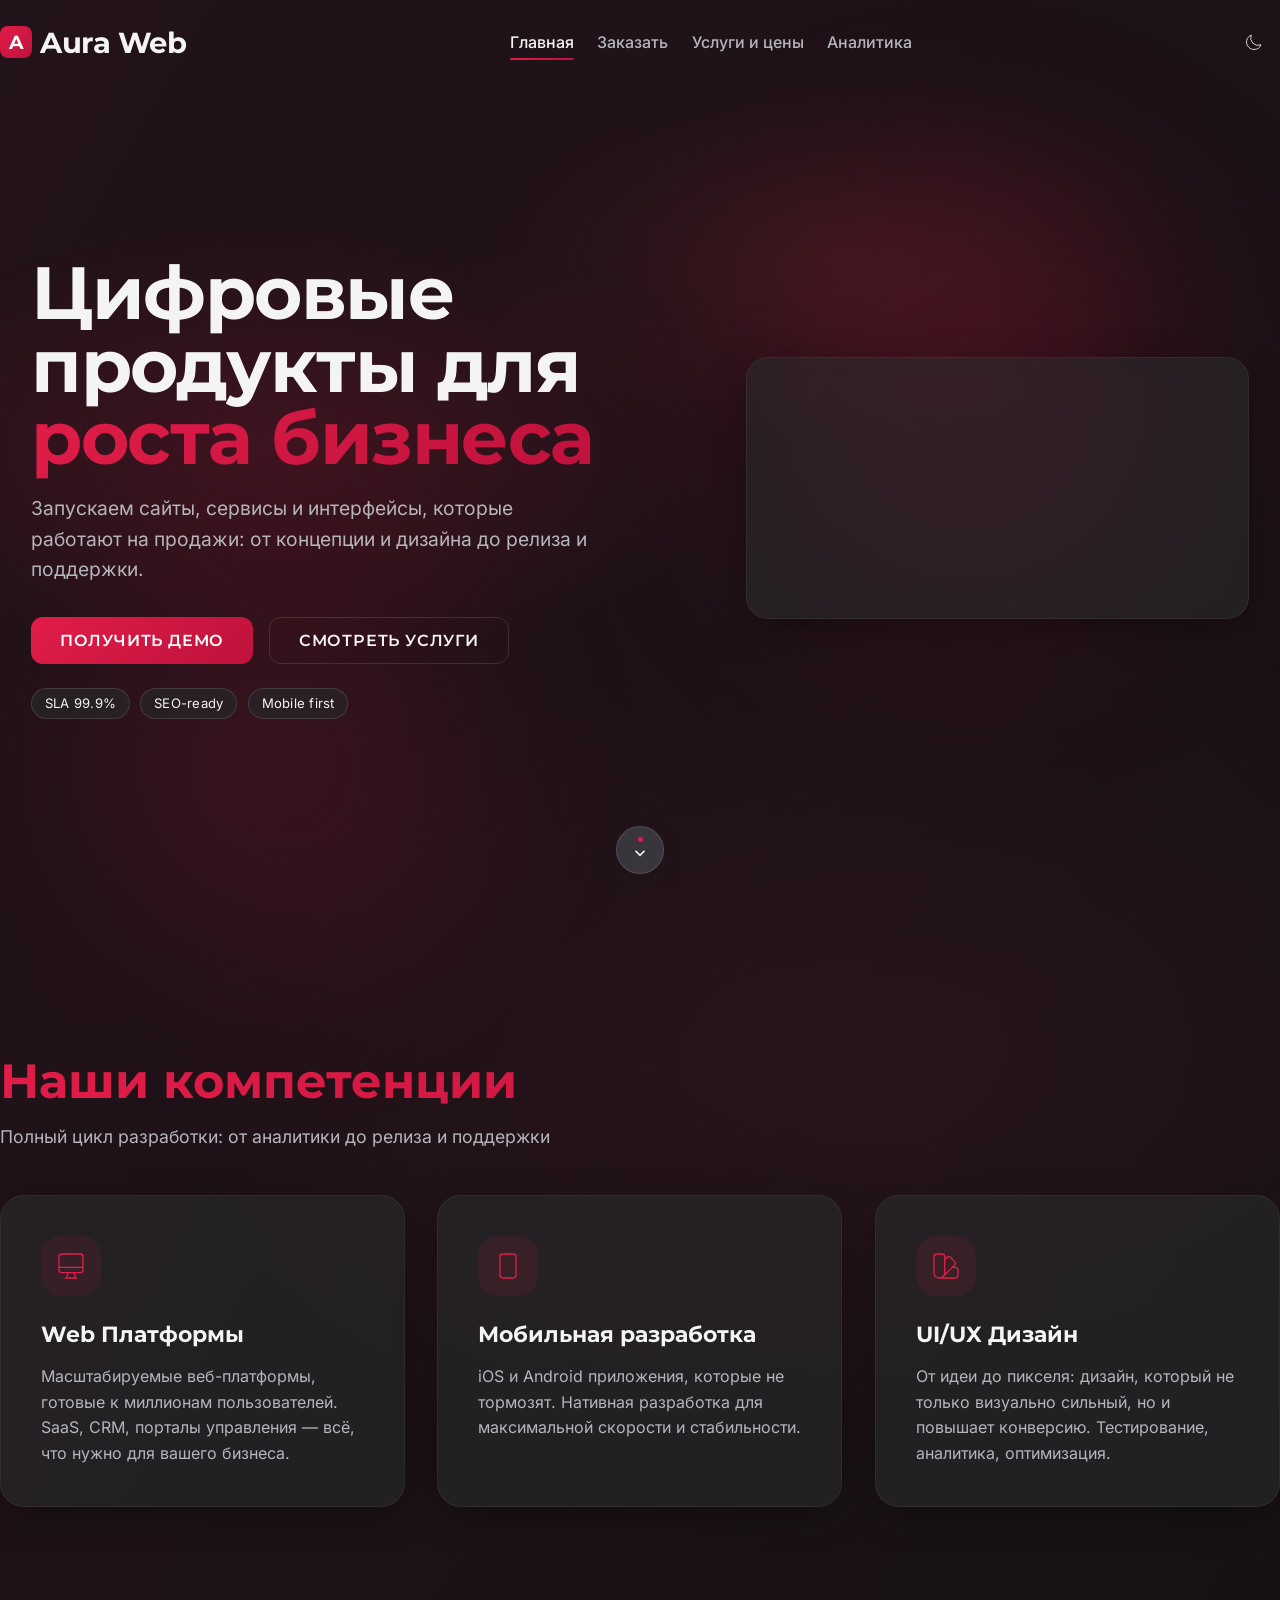
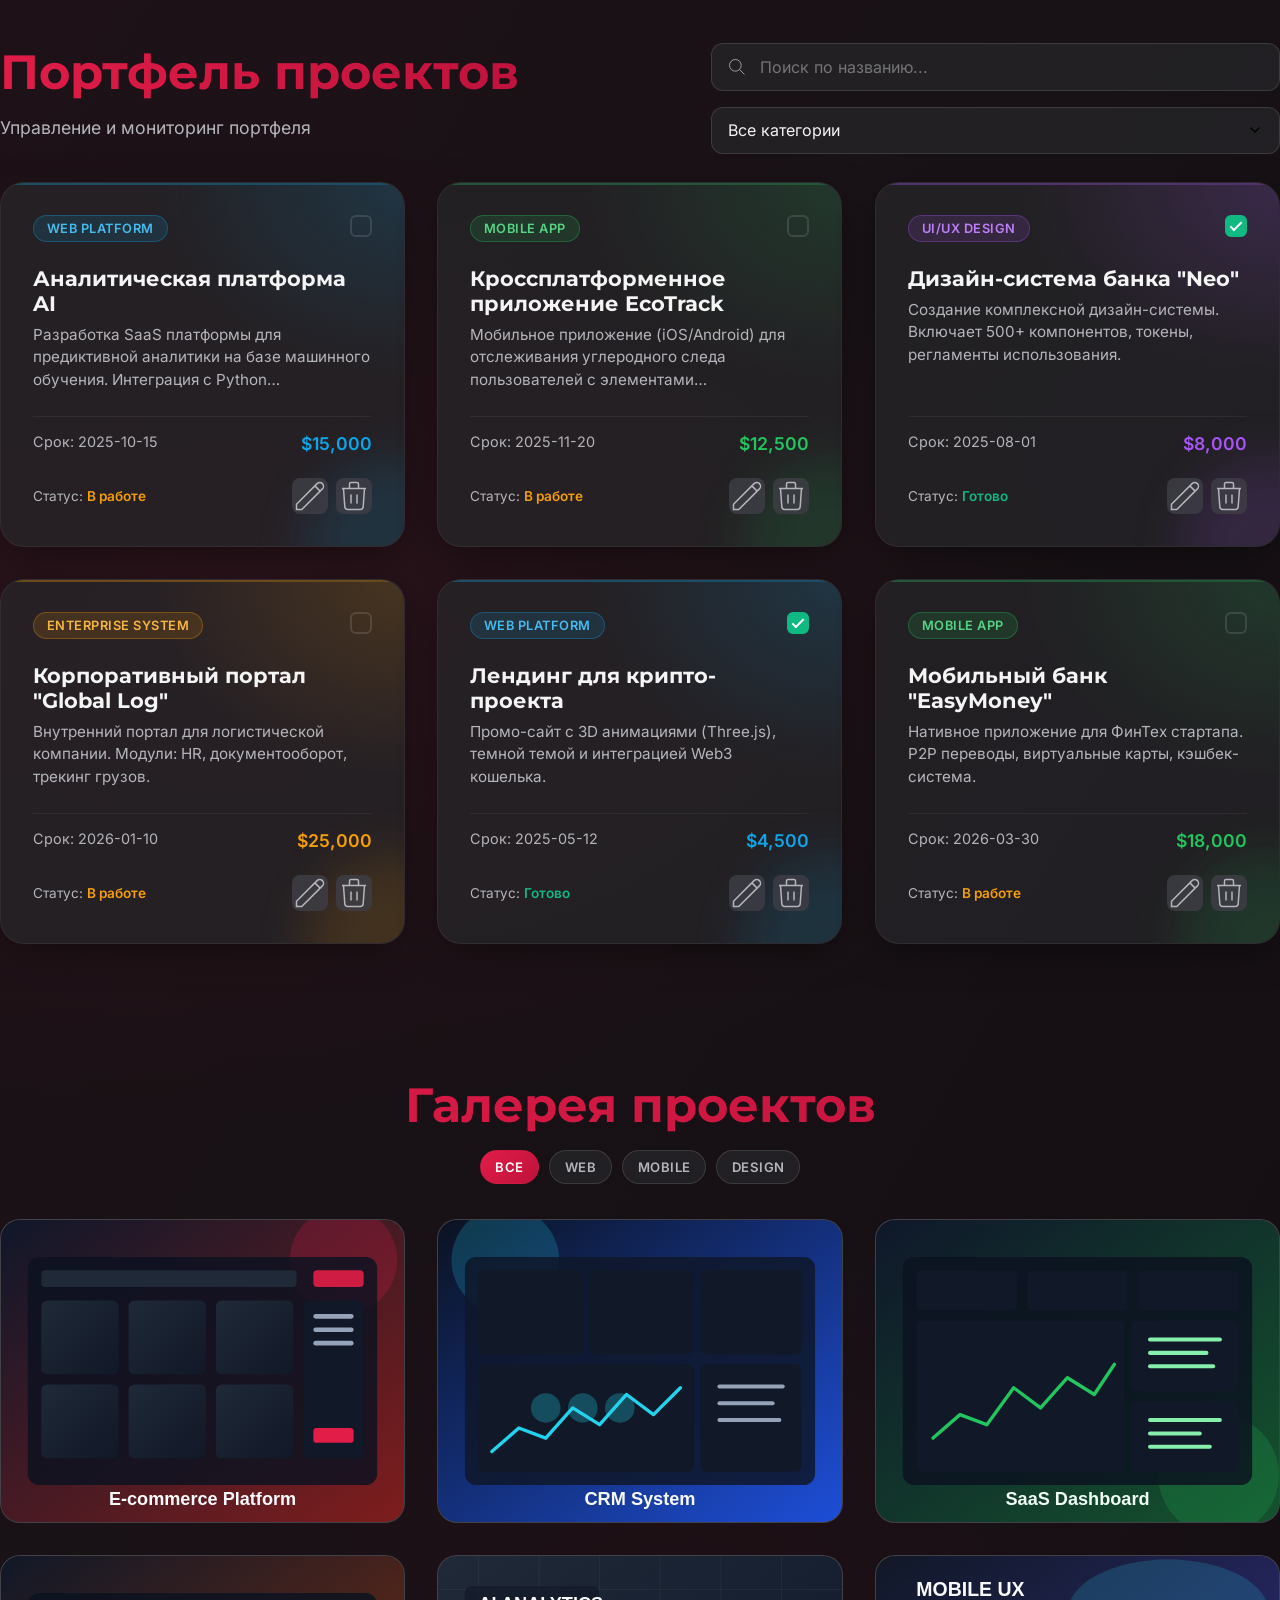
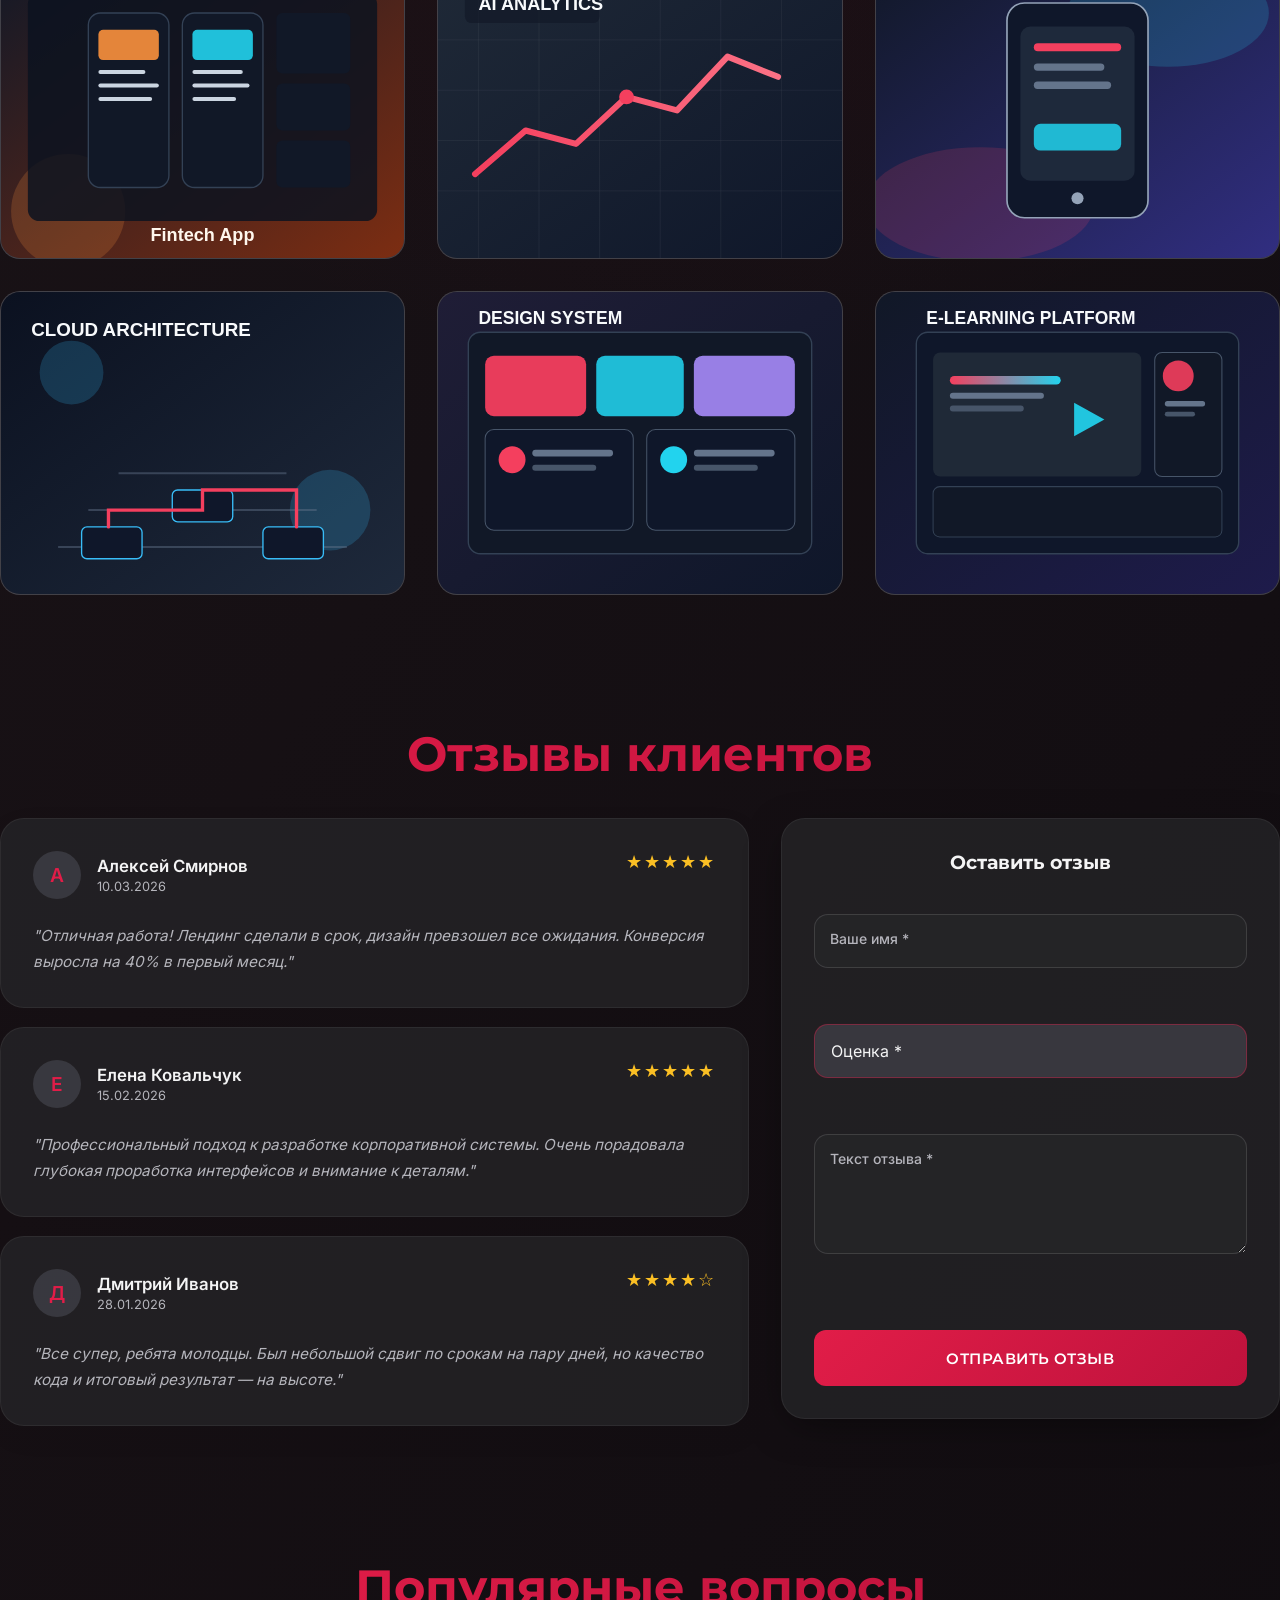
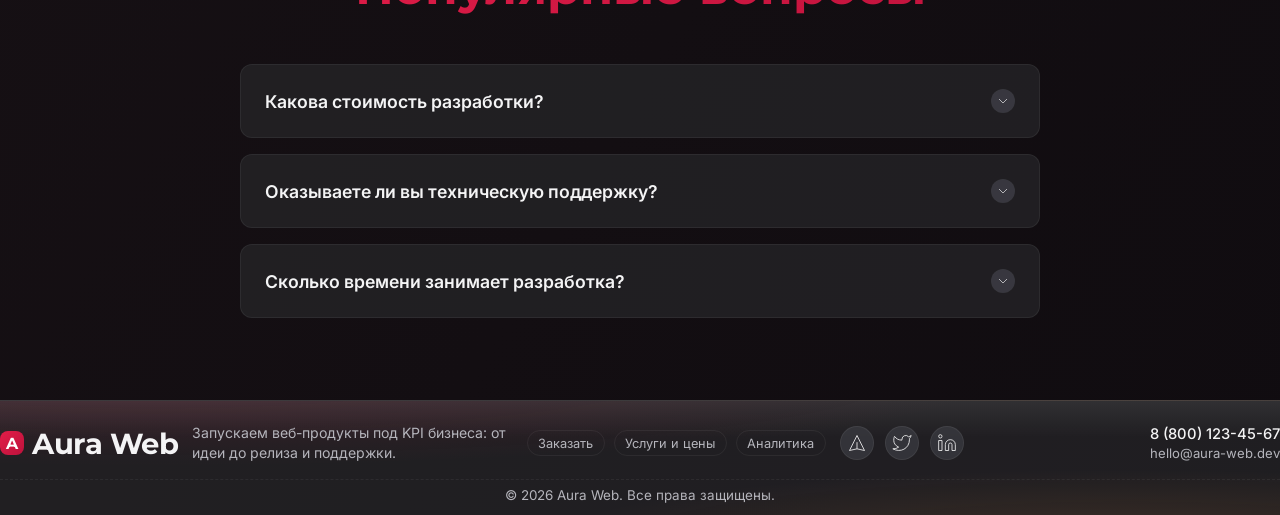
<file: index.html>
<!DOCTYPE html>
<html lang="ru" data-theme="dark">

<head>
    <!-- Meta -->
    <meta charset="UTF-8">
    <meta name="viewport" content="width=device-width, initial-scale=1.0">

    <!-- SEO -->
    <title>Aura Web - Корпоративные решения</title>
    <meta name="description"
        content="Профессиональная разработка веб-сайтов, приложений и SaaS платформ. Портфолио, услуги и прямой контакт со студией.">
    <meta property="og:title" content="Aura Web - Корпоративные решения">
    <meta property="og:description" content="Aura Web — премиальная разработка корпоративных сайтов и приложений.">

    <!-- Styles -->
    <link rel="stylesheet" href="css/variables.css">
    <link rel="stylesheet" href="css/base.css">
    <link rel="stylesheet" href="css/layout.css">
    <link rel="stylesheet" href="css/components.css">
    <link rel="stylesheet" href="css/pages.css">
    <link rel="stylesheet" href="css/responsive.css">

    <!-- Favicon -->
    <link rel="icon" type="image/svg+xml"
        href="[data-uri]">
</head>

<body>
    <!-- Header -->
    <header class="header" id="header">
        <div class="container header__container">
            <a href="index.html" class="logo">
                <div class="logo__icon">A</div>
                Aura Web
            </a>

            <nav class="nav">
                <ul class="nav__list" id="nav-list">
                    <li><a href="index.html" class="nav__link nav__link--active">Главная</a></li>
                    <li><a href="pages/form.html" class="nav__link">Заказать</a></li>
                    <li><a href="pages/about.html" class="nav__link">Услуги и цены</a></li>
                    <li><a href="pages/stats.html" class="nav__link">Аналитика</a></li>
                </ul>
            </nav>

            <div class="header__actions">
                <button class="theme-toggle" id="theme-toggle" aria-label="Переключить тему">
                    <svg fill="none" stroke="currentColor" viewBox="0 0 24 24" width="20" height="20">
                        <use href="media/icons/moon.svg#moon"></use>
                    </svg>
                </button>
                <button class="burger" id="burger" aria-label="Открыть мобильное меню" type="button">
                    <span></span><span></span><span></span>
                </button>
            </div>
        </div>
    </header>

    <main>
        <!-- HERO SECTION -->
        <section id="home" class="hero hero--full">
            <div class="hero__surface">
                <div class="hero__grid">
                    <div class="hero__content animate-on-scroll">
                        <h1 class="hero__title">Цифровые продукты для <span>роста бизнеса</span></h1>
                        <p class="hero__desc">Запускаем сайты, сервисы и интерфейсы, которые работают на продажи: от
                            концепции и дизайна до релиза и поддержки.</p>

                        <div class="hero__actions">
                            <a href="pages/form.html" class="btn btn--primary">Получить демо</a>
                            <a href="pages/about.html" class="btn btn--outline">Смотреть услуги</a>
                        </div>

                        <div class="hero__trust">
                            <div class="hero__trust-item">SLA 99.9%</div>
                            <div class="hero__trust-item">SEO-ready</div>
                            <div class="hero__trust-item">Mobile first</div>
                        </div>
                    </div>

                    <div class="hero__media glass animate-on-scroll">
                        <video class="hero__video" autoplay loop muted playsinline preload="metadata"
                            aria-label="Видео о процессе создания цифрового продукта">
                            <source src="media/video/aura-web.mp4" type="video/mp4">
                            Ваш браузер не поддерживает видео.
                        </video>
                    </div>
                </div>

                <a href="#services" class="hero__scroll-cue" id="hero-scroll-cue" aria-label="Листнуть к разделу услуг">
                    <span class="hero__scroll-dot" aria-hidden="true"></span>
                    <svg class="hero__scroll-icon" fill="none" stroke="currentColor" viewBox="0 0 24 24" width="18"
                        height="18" aria-hidden="true">
                        <use href="media/icons/chevron-down.svg#chevron-down"></use>
                    </svg>
                </a>
            </div>
        </section>

        <!-- SERVICES SECTION -->
        <section id="services" class="services container">
            <h2 class="section-title animate-on-scroll">Наши компетенции</h2>
            <p class="section-subtitle animate-on-scroll">Полный цикл разработки: от аналитики до релиза и поддержки</p>

            <div class="services__grid">
                <div class="service-card glass animate-on-scroll">
                    <div class="service-card__icon">
                        <svg fill="none" stroke="currentColor" viewBox="0 0 24 24">
                            <use href="media/icons/monitor.svg#monitor"></use>
                        </svg>
                    </div>
                    <h3>Web Платформы</h3>
                    <p>Масштабируемые веб-платформы, готовые к миллионам пользователей. SaaS, CRM, порталы управления —
                        всё, что нужно для вашего бизнеса.</p>
                </div>

                <div class="service-card glass animate-on-scroll">
                    <div class="service-card__icon">
                        <svg fill="none" stroke="currentColor" viewBox="0 0 24 24">
                            <use href="media/icons/smartphone.svg#smartphone"></use>
                        </svg>
                    </div>
                    <h3>Мобильная разработка</h3>
                    <p>iOS и Android приложения, которые не тормозят. Нативная разработка для максимальной скорости и
                        стабильности.
                    </p>
                </div>

                <div class="service-card glass animate-on-scroll">
                    <div class="service-card__icon">
                        <svg fill="none" stroke="currentColor" viewBox="0 0 24 24">
                            <use href="media/icons/brush.svg#brush"></use>
                        </svg>
                    </div>
                    <h3>UI/UX Дизайн</h3>
                    <p>От идеи до пикселя: дизайн, который не только визуально сильный, но и повышает конверсию.
                        Тестирование, аналитика,
                        оптимизация.</p>
                </div>
            </div>
        </section>

        <!-- DASHBOARD (PORTFOLIO) SECTION -->
        <section id="portfolio" class="dashboard container">
            <div class="dashboard__header animate-on-scroll">
                <div>
                    <h2 class="section-title">Портфель проектов</h2>
                    <p class="section-subtitle mb-0">Управление и мониторинг портфеля</p>
                </div>

                <div class="filters">
                    <div class="input-group">
                        <svg fill="none" stroke="currentColor" viewBox="0 0 24 24">
                            <use href="media/icons/search.svg#search"></use>
                        </svg>
                        <input type="text" id="search-input" class="form__input" placeholder="Поиск по названию..."
                            aria-label="Поиск по названию проекта">
                    </div>

                    <select id="category-filter" class="form__input" aria-label="Фильтровать проекты по категории">
                        <option value="all">Все категории</option>
                        <option value="Web Platform">Web Платформы</option>
                        <option value="Mobile App">Мобильные приложения</option>
                        <option value="Enterprise System">Корпоративные системы</option>
                        <option value="UI/UX Design">UI/UX Дизайн</option>
                    </select>
                </div>
            </div>

            <div class="projects-grid" id="projects-grid">
                <!-- Data rendered by JS -->
            </div>

            <div id="no-results" class="empty-state">
                Проектов не найдено
            </div>
        </section>

        <!-- GALLERY SECTION -->
        <section class="gallery animate-on-scroll">
            <div class="container">
                <h2 class="section-title text-center">Галерея проектов</h2>
                <div class="gallery-toolbar" role="group" aria-label="Фильтр галереи">
                    <button class="gallery-filter is-active" type="button" data-filter="all">Все</button>
                    <button class="gallery-filter" type="button" data-filter="web">Web</button>
                    <button class="gallery-filter" type="button" data-filter="mobile">Mobile</button>
                    <button class="gallery-filter" type="button" data-filter="design">Design</button>
                </div>
                <div class="gallery-grid" id="gallery-grid">
                    <button class="gallery-item" type="button" data-category="web" data-title="E-commerce Platform"
                        data-cat="Web Разработка">
                        <img src="media/images/gallery/gallery-1.svg" alt="Web Development" class="gallery-img"
                            loading="lazy" width="500" height="400">
                        <span class="gallery-overlay">
                            <span class="gallery-title">E-commerce Platform</span>
                            <span class="gallery-cat">Web Разработка</span>
                        </span>
                    </button>
                    <button class="gallery-item" type="button" data-category="web" data-title="CRM System"
                        data-cat="Корпоративные системы">
                        <img src="media/images/gallery/gallery-2.svg" alt="Data Analytics" class="gallery-img"
                            loading="lazy" width="500" height="400">
                        <span class="gallery-overlay">
                            <span class="gallery-title">CRM System</span>
                            <span class="gallery-cat">Корпоративные системы</span>
                        </span>
                    </button>
                    <button class="gallery-item" type="button" data-category="web" data-title="SaaS Dashboard"
                        data-cat="Web Платформы">
                        <img src="media/images/gallery/gallery-3.svg" alt="Programming" class="gallery-img"
                            loading="lazy" width="500" height="400">
                        <span class="gallery-overlay">
                            <span class="gallery-title">SaaS Dashboard</span>
                            <span class="gallery-cat">Web Платформы</span>
                        </span>
                    </button>
                    <button class="gallery-item" type="button" data-category="mobile" data-title="Fintech App"
                        data-cat="Мобильные приложения">
                        <img src="media/images/gallery/gallery-4.svg" alt="Mobile App" class="gallery-img"
                            loading="lazy" width="500" height="400">
                        <span class="gallery-overlay">
                            <span class="gallery-title">Fintech App</span>
                            <span class="gallery-cat">Мобильные приложения</span>
                        </span>
                    </button>
                    <button class="gallery-item" type="button" data-category="web" data-title="AI Analytics Hub"
                        data-cat="Data Platform">
                        <img src="media/images/gallery/gallery-5.svg" alt="AI Analytics" class="gallery-img"
                            loading="lazy" width="500" height="400">
                        <span class="gallery-overlay">
                            <span class="gallery-title">AI Analytics Hub</span>
                            <span class="gallery-cat">Data Platform</span>
                        </span>
                    </button>
                    <button class="gallery-item" type="button" data-category="mobile" data-title="Mobile Banking"
                        data-cat="Product Design">
                        <img src="media/images/gallery/gallery-6.svg" alt="Mobile Product" class="gallery-img"
                            loading="lazy" width="500" height="400">
                        <span class="gallery-overlay">
                            <span class="gallery-title">Mobile Banking</span>
                            <span class="gallery-cat">Product Design</span>
                        </span>
                    </button>
                    <button class="gallery-item" type="button" data-category="web" data-title="Cloud Infrastructure"
                        data-cat="Enterprise Systems">
                        <img src="media/images/gallery/gallery-7.svg" alt="Cloud Infrastructure" class="gallery-img"
                            loading="lazy" width="500" height="400">
                        <span class="gallery-overlay">
                            <span class="gallery-title">Cloud Infrastructure</span>
                            <span class="gallery-cat">Enterprise Systems</span>
                        </span>
                    </button>
                    <button class="gallery-item" type="button" data-category="design" data-title="Design System"
                        data-cat="UI/UX Design">
                        <img src="media/images/gallery/gallery-8.svg" alt="Design System" class="gallery-img"
                            loading="lazy" width="500" height="400">
                        <span class="gallery-overlay">
                            <span class="gallery-title">Design System</span>
                            <span class="gallery-cat">UI/UX Design</span>
                        </span>
                    </button>
                    <button class="gallery-item" type="button" data-category="web" data-title="E-learning Platform"
                        data-cat="EdTech">
                        <img src="media/images/gallery/gallery-9.svg" alt="E-learning Platform" class="gallery-img"
                            loading="lazy" width="500" height="400">
                        <span class="gallery-overlay">
                            <span class="gallery-title">E-learning Platform</span>
                            <span class="gallery-cat">EdTech</span>
                        </span>
                    </button>
                </div>

                <div class="gallery-lightbox" id="gallery-lightbox" aria-hidden="true">
                    <div class="gallery-lightbox__backdrop" data-close="true"></div>
                    <div class="gallery-lightbox__dialog glass" role="dialog" aria-modal="true"
                        aria-label="Просмотр изображения">
                        <button class="gallery-lightbox__close" id="gallery-close" type="button"
                            aria-label="Закрыть галерею">&times;</button>
                        <img id="gallery-lightbox-image" class="gallery-lightbox__image"
                            src="media/images/gallery/gallery-1.svg" alt="Просмотр изображения">
                        <div class="gallery-lightbox__meta">
                            <h3 id="gallery-lightbox-title">Проект</h3>
                            <span id="gallery-lightbox-cat"></span>
                        </div>
                        <div class="gallery-lightbox__actions">
                            <button class="btn btn--outline" id="gallery-prev" type="button">Назад</button>
                            <button class="btn btn--primary" id="gallery-next" type="button">Вперед</button>
                        </div>
                    </div>
                </div>
            </div>
        </section>

        <!-- REVIEWS SECTION -->
        <section class="reviews animate-on-scroll" id="reviews-section">
            <div class="container">
                <h2 class="section-title text-center">Отзывы клиентов</h2>

                <div class="reviews-layout">
                    <div class="reviews-grid" id="reviews-grid">
                        <!-- Reviews rendered by JS -->
                    </div>

                    <div class="review-form-container glass">
                        <h3 class="review-form-title text-center">Оставить отзыв</h3>
                        <form id="review-form" class="form-grid">
                            <div class="input-float">
                                <input type="text" id="review-name" class="form__input form_padding" required
                                    placeholder=" ">
                                <label for="review-name">Ваше имя *</label>
                            </div>
                            <div class="input-float">
                                <select id="review-rating" class="form__input form__select" required
                                    aria-label="Выберите оценку">
                                    <option value="" disabled selected>Оценка *</option>
                                    <option value="5">⭐⭐⭐⭐⭐ (5/5)</option>
                                    <option value="4">⭐⭐⭐⭐ (4/5)</option>
                                    <option value="3">⭐⭐⭐ (3/5)</option>
                                    <option value="2">⭐⭐ (2/5)</option>
                                    <option value="1">⭐ (1/5)</option>
                                </select>
                            </div>
                            <div class="input-float full-width">
                                <textarea id="review-text" class="form__input" required placeholder=" "></textarea>
                                <label for="review-text">Текст отзыва *</label>
                            </div>
                            <div class="form-actions">
                                <button type="submit" class="btn btn--primary btn-submit">Отправить отзыв</button>
                            </div>
                        </form>
                    </div>
                </div>
            </div>
        </section>

        <!-- FAQ SECTION -->
        <section class="faq animate-on-scroll">
            <h2 class="section-title text-center">Популярные вопросы</h2>

            <div class="accordion">
                <div class="accordion-item">
                    <button class="accordion-header" type="button">
                        Какова стоимость разработки?
                        <span class="accordion-icon"><svg fill="none" stroke="currentColor" viewBox="0 0 24 24"
                                width="16">
                                <use href="media/icons/chevron-down.svg#chevron-down"></use>
                            </svg></span>
                    </button>
                    <div class="accordion-content">
                        <div class="accordion-content-inner">
                            Стоимость включает разработку ($50–150/час), дизайн, тестирование, развертывание и
                            поддержку.
                            Минимальный проект начинается с $500. Используйте наш калькулятор для расчета — результат за
                            1 минуту.
                        </div>
                    </div>
                </div>

                <div class="accordion-item">
                    <button class="accordion-header" type="button">
                        Оказываете ли вы техническую поддержку?
                        <span class="accordion-icon"><svg fill="none" stroke="currentColor" viewBox="0 0 24 24"
                                width="16">
                                <use href="media/icons/chevron-down.svg#chevron-down"></use>
                            </svg></span>
                    </button>
                    <div class="accordion-content">
                        <div class="accordion-content-inner">
                            Да, мы предлагаем гарантийную поддержку в течение 6 месяцев после релиза продукта, а также
                            SLA контракты на постоянное сопровождение инфраструктуры.
                        </div>
                    </div>
                </div>

                <div class="accordion-item">
                    <button class="accordion-header" type="button">
                        Сколько времени занимает разработка?
                        <span class="accordion-icon"><svg fill="none" stroke="currentColor" viewBox="0 0 24 24"
                                width="16">
                                <use href="media/icons/chevron-down.svg#chevron-down"></use>
                            </svg></span>
                    </button>
                    <div class="accordion-content">
                        <div class="accordion-content-inner">
                            Лендинг: 1–2 недели. Корпоративный сайт: 3–4 недели. Интернет-магазин: 4–8 недель. SaaS
                            платформа: 8–16 недель. Сроки зависят от загруженности команды и сложности проекта.
                        </div>
                    </div>
                </div>
            </div>
        </section>
    </main>

    <!-- Footer -->
    <footer class="footer">
        <div class="container footer__container">
            <a href="index.html" class="logo">
                <div class="logo__icon logo__icon--small">A</div>
                Aura Web
            </a>

            <p class="footer__pitch">Запускаем веб-продукты под KPI бизнеса: от идеи до релиза и поддержки.</p>

            <nav class="footer__links" aria-label="Быстрые ссылки">
                <a href="pages/form.html">Заказать</a>
                <a href="pages/about.html">Услуги и цены</a>
                <a href="pages/stats.html">Аналитика</a>
            </nav>

            <div class="socials">
                <a href="https://telegram.org/" class="social-link" rel="noopener noreferrer" aria-label="Telegram"><svg
                        fill="none" stroke="currentColor" viewBox="0 0 24 24" width="20">
                        <use href="media/icons/telegram.svg#telegram"></use>
                    </svg></a>
                <a href="https://twitter.com/" class="social-link" rel="noopener noreferrer" aria-label="Twitter"><svg
                        fill="none" stroke="currentColor" viewBox="0 0 24 24" width="20">
                        <use href="media/icons/twitter.svg#twitter"></use>
                    </svg></a>
                <a href="https://www.linkedin.com/" class="social-link" rel="noopener noreferrer"
                    aria-label="LinkedIn"><svg fill="none" stroke="currentColor" viewBox="0 0 24 24" width="20">
                        <use href="media/icons/linkedin.svg#linkedin"></use>
                    </svg></a>
            </div>

            <div class="footer__contact">
                <a href="tel:+18001234567" class="footer__phone">8 (800) 123-45-67</a>
                <a href="mailto:hello@aura-web.dev" class="footer__mail">hello@aura-web.dev</a>
            </div>
            <div class="footer__copy">&copy; 2026 Aura Web. Все права защищены.</div>
        </div>
    </footer>

    <!-- EDIT MODAL -->
    <div class="modal-overlay" id="edit-modal" role="dialog" aria-modal="true" aria-labelledby="edit-modal-title"
        aria-hidden="true">
        <div class="modal">
            <div class="modal__header">
                <h2 id="edit-modal-title">Редактирование проекта</h2>
                <button class="btn-close" id="close-modal" type="button" aria-label="Закрыть окно">&times;</button>
            </div>
            <form id="edit-form" class="form-grid">
                <input type="hidden" id="edit-id">

                <div class="input-float full-width">
                    <input type="text" id="edit-title" class="form__input" placeholder=" " required>
                    <label for="edit-title">Название проекта</label>
                </div>

                <div class="input-float">
                    <select id="edit-category" class="form__input" required>
                        <option value="" disabled selected>Выберите категорию</option>
                        <option value="Web Platform">Web Платформы</option>
                        <option value="Mobile App">Мобильные приложения</option>
                        <option value="Enterprise System">Корпоративные системы</option>
                        <option value="UI/UX Design">UI/UX Дизайн</option>
                    </select>
                </div>

                <div class="input-float">
                    <input type="number" id="edit-price" class="form__input" placeholder=" " required>
                    <label for="edit-price">Бюджет ($)</label>
                </div>

                <div class="input-float full-width">
                    <textarea id="edit-desc" class="form__input" placeholder=" " required></textarea>
                    <label for="edit-desc">Описание проекта</label>
                </div>

                <div class="modal__actions">
                    <button type="button" class="btn btn--outline" id="cancel-modal">Отмена</button>
                    <button type="submit" class="btn btn--primary">Сохранить изменения</button>
                </div>
            </form>
        </div>
    </div>

    <!-- TOAST CONTAINER -->
    <div class="toast-container" id="toast-container"></div>

    <!-- Scripts -->
    <script src="js/storage.js"></script>
    <script src="js/reviews.js"></script>
    <script src="js/main.js"></script>
</body>

</html>
</file>
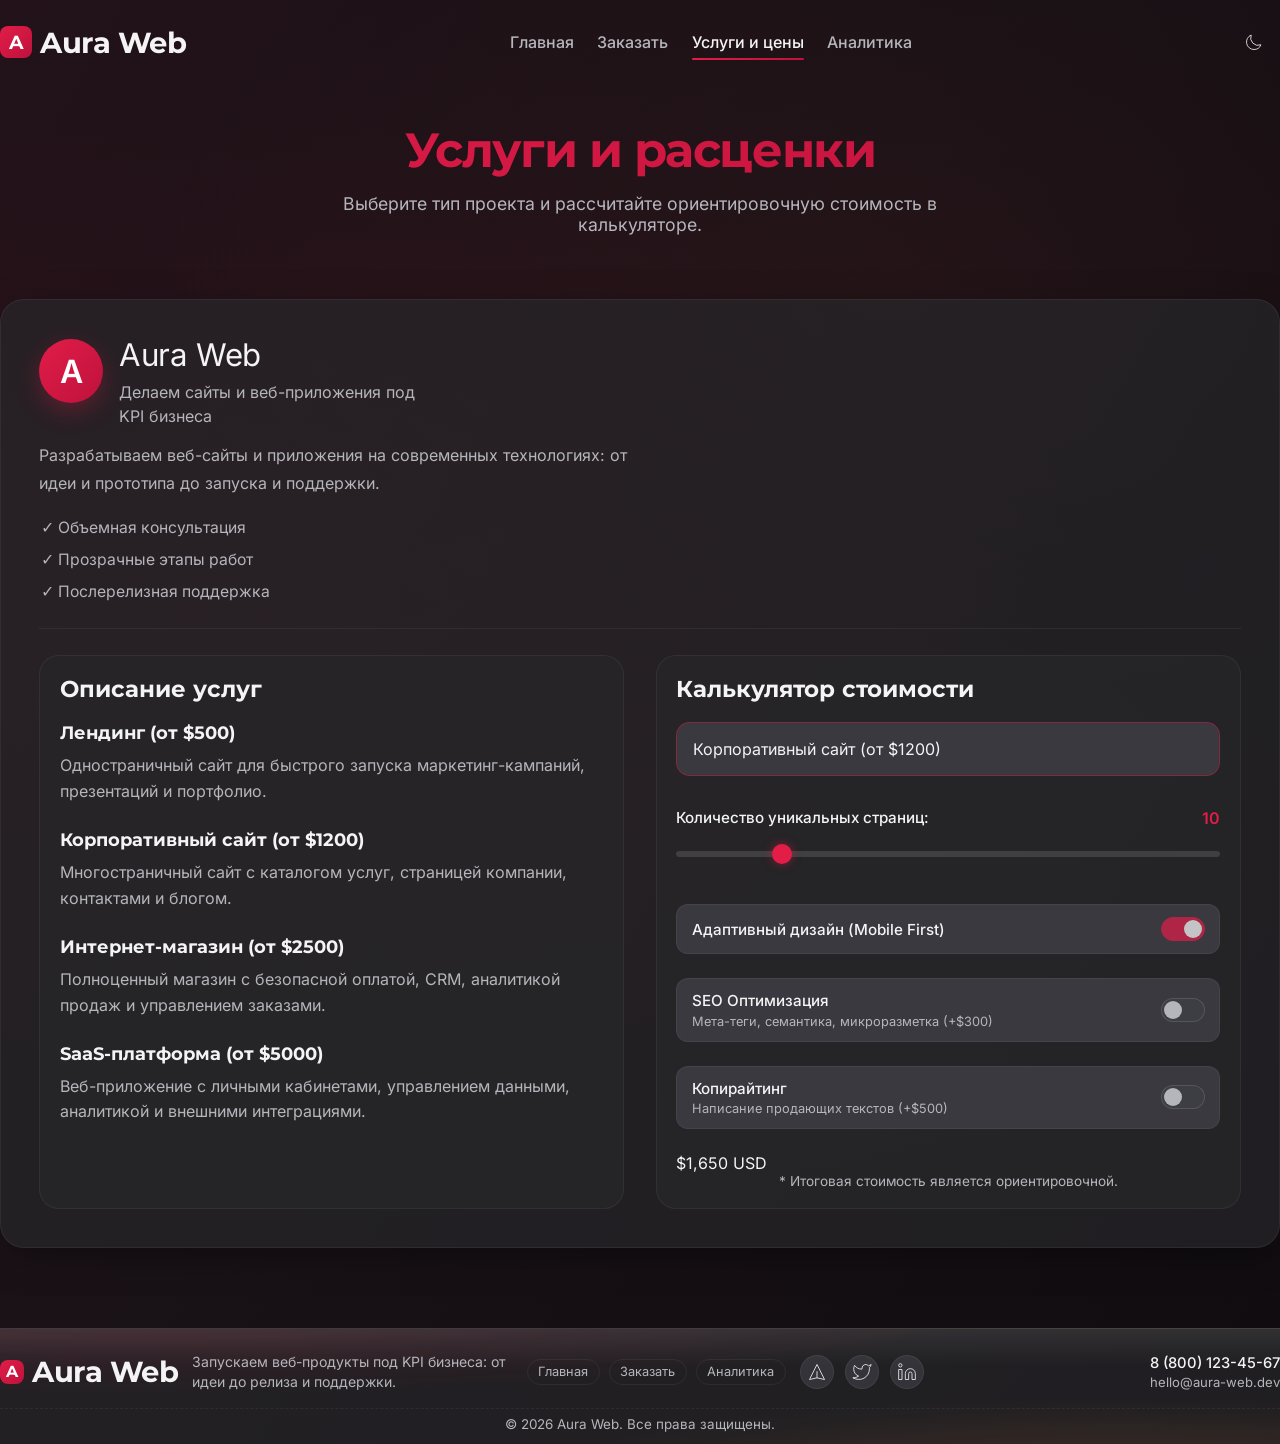
<file: pages/about.html>
<!DOCTYPE html>
<html lang="ru" data-theme="dark">

<head>
    <!-- Meta -->
    <meta charset="UTF-8">
    <meta name="viewport" content="width=device-width, initial-scale=1.0">

    <!-- SEO -->
    <title>Услуги и расценки - Aura Web</title>
    <meta name="description"
        content="Услуги: лендинг, корпоративный сайт, интернет-магазин, SaaS платформы. Калькулятор стоимости.">
    <meta property="og:title" content="Услуги и расценки - Aura Web">
    <meta property="og:description"
        content="Услуги: лендинг, корпоративный сайт, интернет-магазин, SaaS платформы. Калькулятор стоимости.">

    <!-- Styles -->
    <link rel="stylesheet" href="../css/variables.css">
    <link rel="stylesheet" href="../css/base.css">
    <link rel="stylesheet" href="../css/layout.css">
    <link rel="stylesheet" href="../css/components.css">
    <link rel="stylesheet" href="../css/pages.css">
    <link rel="stylesheet" href="../css/responsive.css">

    <!-- Favicon -->
    <link rel="icon" type="image/svg+xml"
        href="[data-uri]">
</head>

<body>
    <!-- Header -->
    <header class="header" id="header">
        <div class="container header__container">
            <a href="../index.html" class="logo">
                <div class="logo__icon">A</div>
                Aura Web
            </a>
            <nav class="nav">
                <ul class="nav__list" id="nav-list">
                    <li><a href="../index.html" class="nav__link">Главная</a></li>
                    <li><a href="form.html" class="nav__link">Заказать</a></li>
                    <li><a href="about.html" class="nav__link nav__link--active">Услуги и цены</a></li>
                    <li><a href="stats.html" class="nav__link">Аналитика</a></li>
                </ul>
            </nav>
            <div class="header__actions">
                <button class="theme-toggle" id="theme-toggle" aria-label="Переключить тему">
                    <svg fill="none" stroke="currentColor" viewBox="0 0 24 24" width="20" height="20">
                        <use href="../media/icons/moon.svg#moon"></use>
                    </svg>
                </button>
                <button class="burger" id="burger" aria-label="Открыть мобильное меню" type="button">
                    <span></span><span></span><span></span>
                </button>
            </div>
        </div>
    </header>

    <main class="container page-main">
        <h1 class="section-title animate-on-scroll text-center">Услуги и расценки</h1>
        <p class="section-subtitle animate-on-scroll about-hero">Выберите тип проекта и рассчитайте ориентировочную
            стоимость в калькуляторе.</p>

        <section class="pricing-page glass animate-on-scroll" aria-label="Услуги и калькулятор">
            <div class="pricing-page__intro">
                <div class="pricing-page__brand">
                    <div class="author-avatar">А</div>
                    <div>
                        <div class="service-tier-title">Aura Web</div>
                        <p class="service-tier-subtitle">Делаем сайты и веб-приложения под KPI бизнеса</p>
                    </div>
                </div>

                <p class="about-card-desc">
                    Разрабатываем веб-сайты и приложения на современных технологиях: от идеи и прототипа до запуска и
                    поддержки.
                </p>

                <ul class="about-list pricing-page__benefits">
                    <li>✓ Объемная консультация</li>
                    <li>✓ Прозрачные этапы работ</li>
                    <li>✓ Послерелизная поддержка</li>
                </ul>
            </div>

            <div class="pricing-page__body">
                <div class="pricing-page__services">
                    <h2 class="calc-title">Описание услуг</h2>

                    <div class="services-info__item">
                        <h3 class="services-info__title">Лендинг (от $500)</h3>
                        <p class="services-info__text">Одностраничный сайт для быстрого запуска маркетинг-кампаний,
                            презентаций и портфолио.</p>
                    </div>

                    <div class="services-info__item">
                        <h3 class="services-info__title">Корпоративный сайт (от $1200)</h3>
                        <p class="services-info__text">Многостраничный сайт с каталогом услуг, страницей компании,
                            контактами и блогом.</p>
                    </div>

                    <div class="services-info__item">
                        <h3 class="services-info__title">Интернет-магазин (от $2500)</h3>
                        <p class="services-info__text">Полноценный магазин с безопасной оплатой, CRM, аналитикой
                            продаж и управлением заказами.</p>
                    </div>

                    <div class="services-info__item services-info__item--last">
                        <h3 class="services-info__title">SaaS-платформа (от $5000)</h3>
                        <p class="services-info__text">Веб-приложение с личными кабинетами, управлением данными,
                            аналитикой и внешними интеграциями.</p>
                    </div>
                </div>

                <div class="pricing-page__calc">
                    <h2 class="calc-title">Калькулятор стоимости</h2>

                    <div class="input-float">
                        <select id="calc-type" class="form__input">
                            <option value="landing">Лендинг пейдж (от $500)</option>
                            <option value="corporate" selected>Корпоративный сайт (от $1200)</option>
                            <option value="ecommerce">Интернет-магазин (от $2500)</option>
                            <option value="saas">SaaS Платформа (от $5000)</option>
                        </select>
                    </div>

                    <div class="my-8">
                        <div class="flex-between">
                            <span class="switch-label">Количество уникальных страниц:</span>
                            <span id="pages-val" class="calc-pages-val">10</span>
                        </div>
                        <input type="range" id="calc-pages" min="1" max="50" value="10">
                    </div>

                    <div class="switch-wrap">
                        <span class="switch-label">Адаптивный дизайн (Mobile First)</span>
                        <label class="switch">
                            <input type="checkbox" id="calc-mobile" checked disabled>
                            <span class="slider slider--disabled"></span>
                        </label>
                    </div>

                    <div class="switch-wrap">
                        <div>
                            <span class="switch-label d-block">SEO Оптимизация</span>
                            <span class="calc-sublabel">Мета-теги, семантика, микроразметка
                                (+$300)</span>
                        </div>
                        <label class="switch">
                            <input type="checkbox" id="calc-seo">
                            <span class="slider"></span>
                        </label>
                    </div>

                    <div class="switch-wrap">
                        <div>
                            <span class="switch-label d-block">Копирайтинг</span>
                            <span class="calc-sublabel">Написание продающих текстов
                                (+$500)</span>
                        </div>
                        <label class="switch">
                            <input type="checkbox" id="calc-copy">
                            <span class="slider"></span>
                        </label>
                    </div>

                    <div class="price-display">
                        $<span id="total-price">0</span> <span>USD</span>
                    </div>

                    <p class="calc-disclaimer">
                        * Итоговая стоимость является ориентировочной.
                    </p>
                </div>
            </div>
        </section>
    </main>

    <!-- Footer -->
    <footer class="footer">
        <div class="container footer__container">
            <a href="../index.html" class="logo">
                <div class="logo__icon logo__icon--small">A</div>
                Aura Web
            </a>

            <p class="footer__pitch">Запускаем веб-продукты под KPI бизнеса: от идеи до релиза и поддержки.</p>

            <nav class="footer__links" aria-label="Быстрые ссылки">
                <a href="../index.html">Главная</a>
                <a href="form.html">Заказать</a>
                <a href="stats.html">Аналитика</a>
            </nav>

            <div class="socials">
                <a href="https://telegram.org/" class="social-link" rel="noopener noreferrer" aria-label="Telegram"><svg
                        fill="none" stroke="currentColor" viewBox="0 0 24 24" width="20">
                        <use href="../media/icons/telegram.svg#telegram"></use>
                    </svg></a>
                <a href="https://twitter.com/" class="social-link" rel="noopener noreferrer" aria-label="Twitter"><svg
                        fill="none" stroke="currentColor" viewBox="0 0 24 24" width="20">
                        <use href="../media/icons/twitter.svg#twitter"></use>
                    </svg></a>
                <a href="https://www.linkedin.com/" class="social-link" rel="noopener noreferrer"
                    aria-label="LinkedIn"><svg fill="none" stroke="currentColor" viewBox="0 0 24 24" width="20">
                        <use href="../media/icons/linkedin.svg#linkedin"></use>
                    </svg></a>
            </div>

            <div class="footer__contact">
                <a href="tel:+18001234567" class="footer__phone">8 (800) 123-45-67</a>
                <a href="mailto:hello@aura-web.dev" class="footer__mail">hello@aura-web.dev</a>
            </div>
            <div class="footer__copy">&copy; 2026 Aura Web. Все права защищены.</div>
        </div>
    </footer>

    <!-- Scripts -->
    <script src="../js/storage.js"></script>
    <script src="../js/about.js"></script>
</body>

</html>
</file>
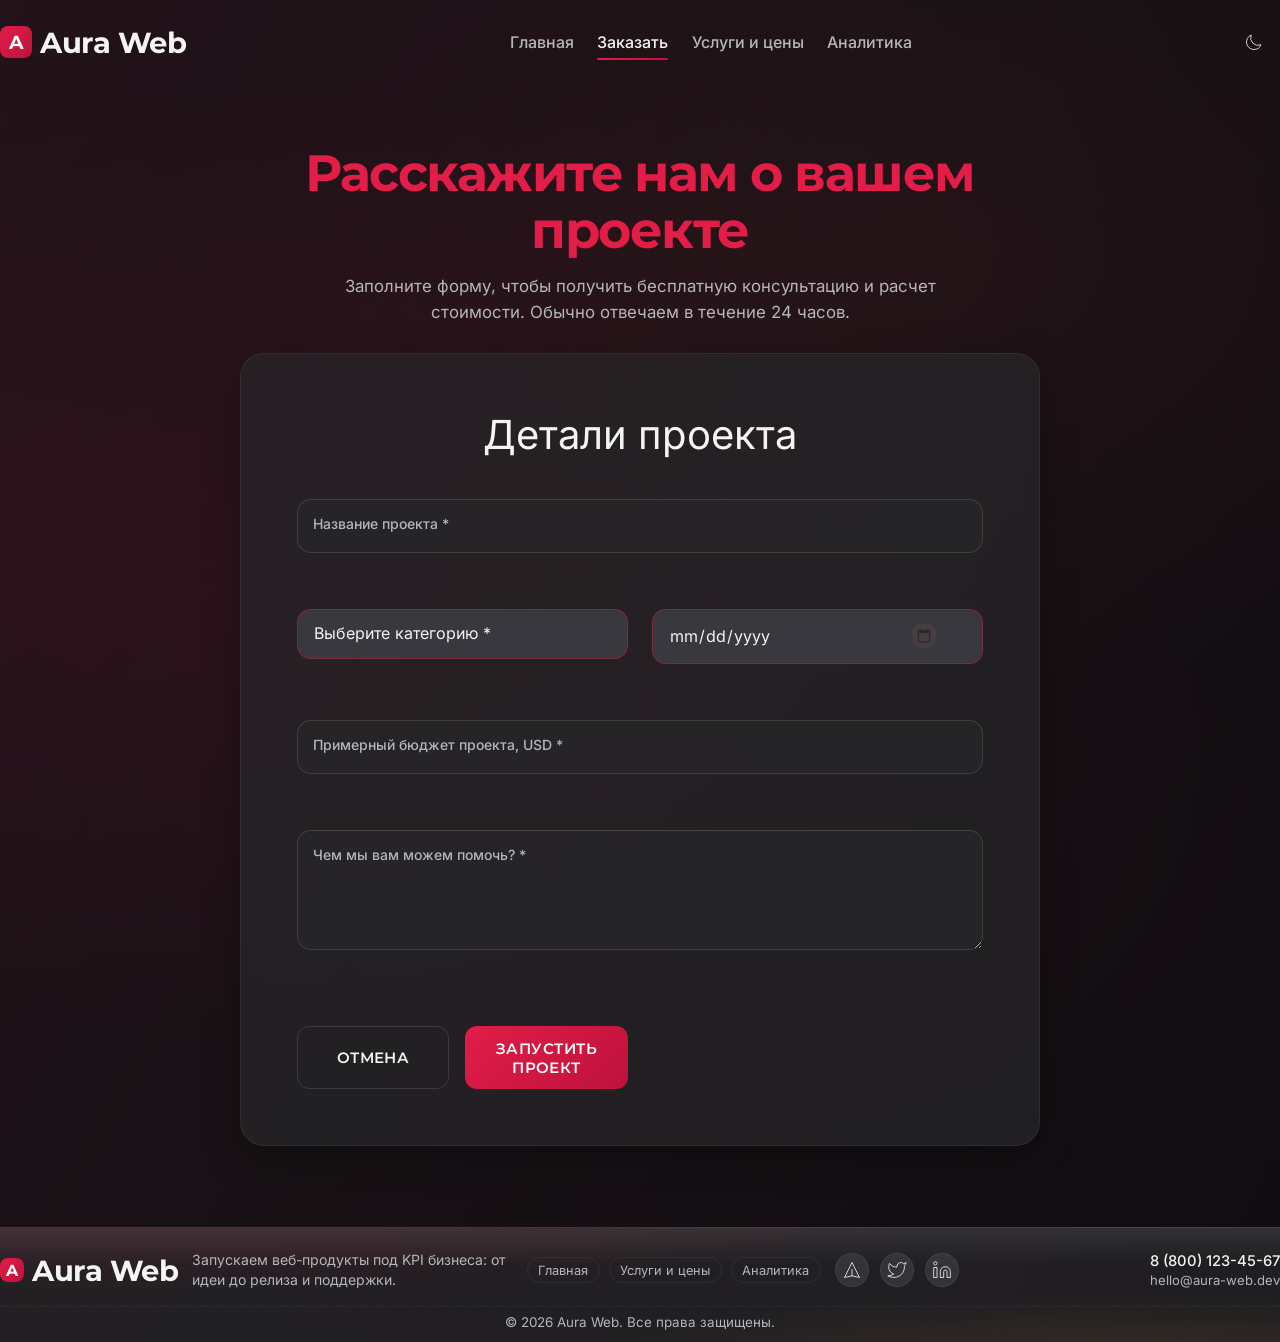
<file: pages/form.html>
<!DOCTYPE html>
<html lang="ru" data-theme="dark">

<head>
    <!-- Meta -->
    <meta charset="UTF-8">
    <meta name="viewport" content="width=device-width, initial-scale=1.0">

    <!-- SEO -->
    <title>Заказать сайт - Aura Web</title>
    <meta name="description"
        content="Заказать веб-сайт или приложение у профессиональной студии. Бесплатная консультация и расчет стоимости за 24 часа.">
    <meta property="og:title" content="Заказать сайт - Aura Web">
    <meta property="og:description"
        content="Заказать веб-сайт или приложение. Бесплатная консультация и расчет стоимости за 24 часа.">

    <!-- Styles -->
    <link rel="stylesheet" href="../css/variables.css">
    <link rel="stylesheet" href="../css/base.css">
    <link rel="stylesheet" href="../css/layout.css">
    <link rel="stylesheet" href="../css/components.css">
    <link rel="stylesheet" href="../css/pages.css">
    <link rel="stylesheet" href="../css/responsive.css">

    <!-- Favicon -->
    <link rel="icon" type="image/svg+xml"
        href="[data-uri]">
</head>

<body>
    <!-- Header -->
    <header class="header" id="header">
        <div class="container header__container">
            <a href="../index.html" class="logo">
                <div class="logo__icon">A</div>
                Aura Web
            </a>
            <nav class="nav">
                <ul class="nav__list" id="nav-list">
                    <li><a href="../index.html" class="nav__link">Главная</a></li>
                    <li><a href="form.html" class="nav__link nav__link--active">Заказать</a></li>
                    <li><a href="about.html" class="nav__link">Услуги и цены</a></li>
                    <li><a href="stats.html" class="nav__link">Аналитика</a></li>
                </ul>
            </nav>
            <div class="header__actions">
                <button class="theme-toggle" id="theme-toggle" aria-label="Переключить тему">
                    <svg fill="none" stroke="currentColor" viewBox="0 0 24 24" width="20" height="20">
                        <use href="../media/icons/moon.svg#moon"></use>
                    </svg>
                </button>
                <button class="burger" id="burger" aria-label="Открыть мобильное меню" type="button">
                    <span></span><span></span><span></span>
                </button>
            </div>
        </div>
    </header>

    <main class="container form-page-main">
        <section class="form-intro animate-on-scroll" aria-labelledby="form-intro-title">
            <h1 id="form-intro-title" class="form-intro__title">Расскажите нам о вашем проекте</h1>
            <p class="form-intro__subtitle">Заполните форму, чтобы получить бесплатную консультацию и расчет стоимости.
                Обычно отвечаем в течение 24 часов.</p>
        </section>

        <div class="glass form-container animate-on-scroll">
            <p class="form-title">Детали проекта</p>

            <form id="project-form" class="form-grid" novalidate>
                <div class="input-float full-width">
                    <input type="text" id="title" class="form__input form_padding" placeholder=" ">
                    <label for="title">Название проекта *</label>
                </div>

                <div class="input-float">
                    <select id="category" class="form__input">
                        <option value="" disabled selected>Выберите категорию *</option>
                        <option value="Web Platform">Web Платформы</option>
                        <option value="Mobile App">Мобильные приложения</option>
                        <option value="Enterprise System">Корпоративные системы</option>
                        <option value="UI/UX Design">UI/UX Дизайн</option>
                    </select>
                </div>

                <div class="input-float">
                    <input type="date" id="date" class="form__input">
                </div>

                <div class="input-float full-width">
                    <input type="number" id="price" class="form__input" placeholder=" " min="0">
                    <label for="price">Примерный бюджет проекта, USD *</label>
                </div>

                <div class="input-float full-width">
                    <textarea id="desc" class="form__input" placeholder=" "></textarea>
                    <label for="desc">Чем мы вам можем помочь? *</label>
                </div>

                <div class="form-actions">
                    <button type="button" class="btn btn--outline btn-cancel" id="btn-cancel">Отмена</button>
                    <button type="submit" class="btn btn--primary btn-submit">Запустить проект</button>
                </div>
            </form>
        </div>
    </main>

    <!-- Footer -->
    <footer class="footer">
        <div class="container footer__container">
            <a href="../index.html" class="logo">
                <div class="logo__icon logo__icon--small">A</div>
                Aura Web
            </a>

            <p class="footer__pitch">Запускаем веб-продукты под KPI бизнеса: от идеи до релиза и поддержки.</p>

            <nav class="footer__links" aria-label="Быстрые ссылки">
                <a href="../index.html">Главная</a>
                <a href="about.html">Услуги и цены</a>
                <a href="stats.html">Аналитика</a>
            </nav>

            <div class="socials">
                <a href="https://telegram.org/" class="social-link" rel="noopener noreferrer" aria-label="Telegram"><svg
                        fill="none" stroke="currentColor" viewBox="0 0 24 24" width="20">
                        <use href="../media/icons/telegram.svg#telegram"></use>
                    </svg></a>
                <a href="https://twitter.com/" class="social-link" rel="noopener noreferrer" aria-label="Twitter"><svg
                        fill="none" stroke="currentColor" viewBox="0 0 24 24" width="20">
                        <use href="../media/icons/twitter.svg#twitter"></use>
                    </svg></a>
                <a href="https://www.linkedin.com/" class="social-link" rel="noopener noreferrer"
                    aria-label="LinkedIn"><svg fill="none" stroke="currentColor" viewBox="0 0 24 24" width="20">
                        <use href="../media/icons/linkedin.svg#linkedin"></use>
                    </svg></a>
            </div>

            <div class="footer__contact">
                <a href="tel:+18001234567" class="footer__phone">8 (800) 123-45-67</a>
                <a href="mailto:hello@aura-web.dev" class="footer__mail">hello@aura-web.dev</a>
            </div>
            <div class="footer__copy">&copy; 2026 Aura Web. Все права защищены.</div>
        </div>
    </footer>

    <!-- TOAST CONTAINER -->
    <div class="toast-container" id="toast-container"></div>

    <!-- Scripts -->
    <script src="../js/storage.js"></script>
    <script src="../js/form.js"></script>
</body>

</html>
</file>
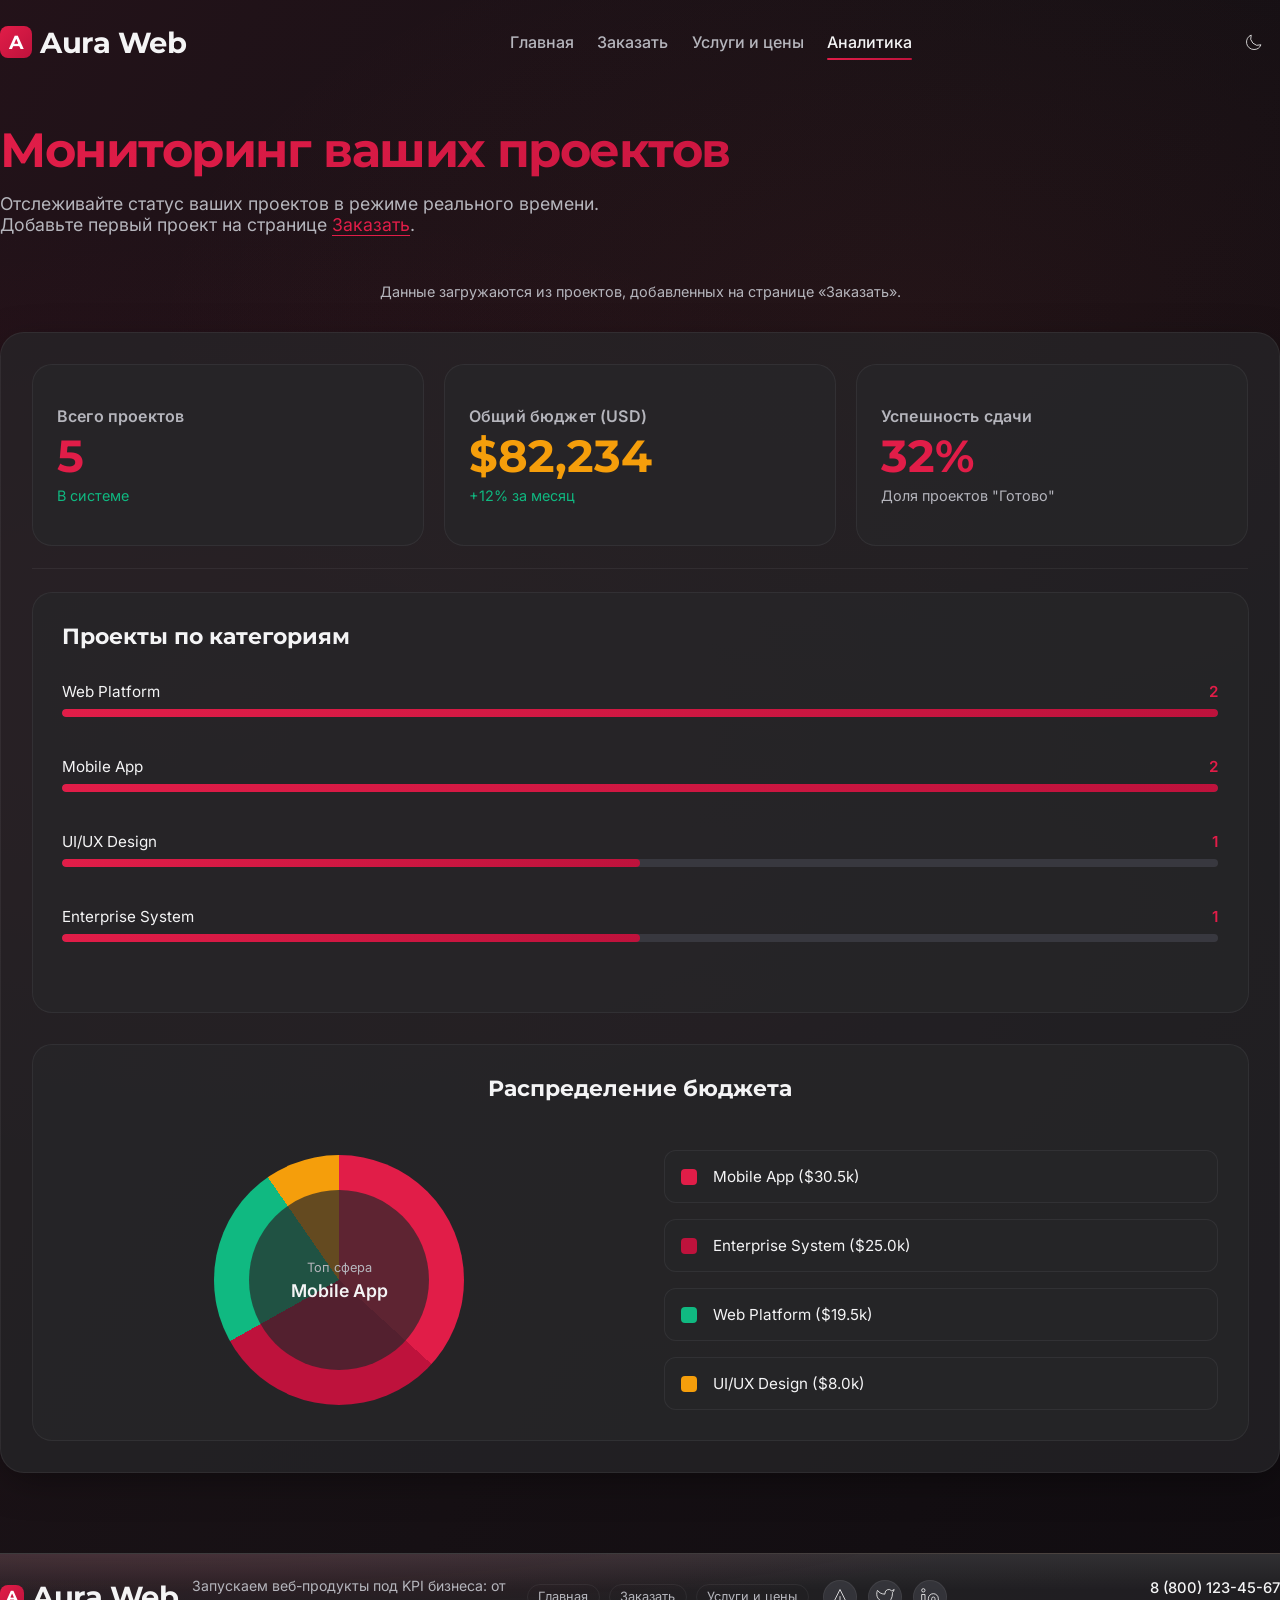
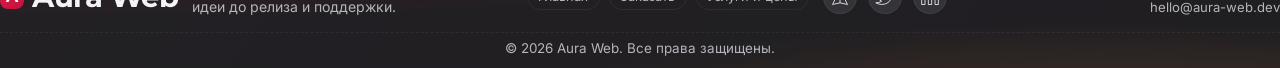
<file: pages/stats.html>
<!DOCTYPE html>
<html lang="ru" data-theme="dark">

<head>
    <!-- Meta -->
    <meta charset="UTF-8">
    <meta name="viewport" content="width=device-width, initial-scale=1.0">

    <!-- SEO -->
    <title>Мониторинг проектов - Aura Web</title>
    <meta name="description"
        content="Мониторинг и управление вашими проектами. Отслеживайте статус, бюджет и сроки разработки.">
    <meta property="og:title" content="Мониторинг проектов - Aura Web">
    <meta property="og:description"
        content="Мониторинг и управление вашими проектами. Отслеживайте статус, бюджет и сроки разработки.">

    <!-- Styles -->
    <link rel="stylesheet" href="../css/variables.css">
    <link rel="stylesheet" href="../css/base.css">
    <link rel="stylesheet" href="../css/layout.css">
    <link rel="stylesheet" href="../css/components.css">
    <link rel="stylesheet" href="../css/pages.css">
    <link rel="stylesheet" href="../css/responsive.css">

    <!-- Favicon -->
    <link rel="icon" type="image/svg+xml"
        href="[data-uri]">
</head>

<body>
    <!-- Header -->
    <header class="header" id="header">
        <div class="container header__container">
            <a href="../index.html" class="logo">
                <div class="logo__icon">A</div>
                Aura Web
            </a>
            <nav class="nav">
                <ul class="nav__list" id="nav-list">
                    <li><a href="../index.html" class="nav__link">Главная</a></li>
                    <li><a href="form.html" class="nav__link">Заказать</a></li>
                    <li><a href="about.html" class="nav__link">Услуги и цены</a></li>
                    <li><a href="stats.html" class="nav__link nav__link--active">Аналитика</a></li>
                </ul>
            </nav>
            <div class="header__actions">
                <button class="theme-toggle" id="theme-toggle" aria-label="Переключить тему">
                    <svg fill="none" stroke="currentColor" viewBox="0 0 24 24" width="20" height="20">
                        <use href="../media/icons/moon.svg#moon"></use>
                    </svg>
                </button>
                <button class="burger" id="burger" aria-label="Открыть мобильное меню" type="button">
                    <span></span><span></span><span></span>
                </button>
            </div>
        </div>
    </header>

    <main class="container page-main">
        <h1 class="section-title animate-on-scroll">Мониторинг ваших проектов</h1>
        <p class="section-subtitle animate-on-scroll">Отслеживайте статус ваших проектов в режиме реального
            времени.<br>Добавьте первый проект на странице <a href="form.html" class="stats-link">Заказать</a>.</p>
        <p class="stats-note">Данные загружаются из проектов, добавленных на странице «Заказать».</p>

        <section class="analytics-page glass animate-on-scroll" aria-label="Сводная аналитика">
            <!-- KPI Cards -->
            <div class="stats-grid">
                <div class="stat-card animate-on-scroll">
                    <div class="kpi-title">Всего проектов</div>
                    <div class="stat-val" id="kpi-total-projects">0</div>
                    <div class="kpi-success">В системе</div>
                </div>

                <div class="stat-card animate-on-scroll">
                    <div class="kpi-title">Общий бюджет (USD)</div>
                    <div class="stat-val stat-val--warning" id="kpi-total-budget">$0</div>
                    <div class="kpi-success">+12% за месяц</div>
                </div>

                <div class="stat-card animate-on-scroll">
                    <div class="kpi-title">Успешность сдачи</div>
                    <div class="stat-val" id="kpi-success-rate">0%</div>
                    <div class="kpi-text">Доля проектов "Готово"</div>
                </div>
            </div>

            <div class="stats-dashboard">
                <!-- Progress Bars (Category breakdown) -->
                <div class="chart-card animate-on-scroll">
                    <h2 class="stats-section-title">Проекты по категориям</h2>
                    <div id="category-bars">
                        <!-- Injected by JS -->
                    </div>
                </div>

                <!-- Budget Distribution -->
                <div class="chart-card animate-on-scroll">
                    <h2 class="stats-section-title text-center">Распределение бюджета</h2>
                    <div class="budget-layout">
                        <div class="circle-chart-container">
                            <div id="circle-chart" class="circle-chart"></div>
                            <!-- Center Metric -->
                            <div class="chart-center">
                                <span class="chart-label">Топ сфера</span>
                                <strong id="top-sphere" class="chart-value">-</strong>
                            </div>
                        </div>

                        <div class="chart-legend" id="chart-legend">
                            <!-- Injected by JS -->
                        </div>
                    </div>
                </div>
            </div>
        </section>

    </main>

    <!-- Footer -->
    <footer class="footer">
        <div class="container footer__container">
            <a href="../index.html" class="logo">
                <div class="logo__icon logo__icon--small">A</div>
                Aura Web
            </a>

            <p class="footer__pitch">Запускаем веб-продукты под KPI бизнеса: от идеи до релиза и поддержки.</p>

            <nav class="footer__links" aria-label="Быстрые ссылки">
                <a href="../index.html">Главная</a>
                <a href="form.html">Заказать</a>
                <a href="about.html">Услуги и цены</a>
            </nav>

            <div class="socials">
                <a href="https://telegram.org/" class="social-link" rel="noopener noreferrer" aria-label="Telegram"><svg
                        fill="none" stroke="currentColor" viewBox="0 0 24 24" width="20">
                        <use href="../media/icons/telegram.svg#telegram"></use>
                    </svg></a>
                <a href="https://twitter.com/" class="social-link" rel="noopener noreferrer" aria-label="Twitter"><svg
                        fill="none" stroke="currentColor" viewBox="0 0 24 24" width="20">
                        <use href="../media/icons/twitter.svg#twitter"></use>
                    </svg></a>
                <a href="https://www.linkedin.com/" class="social-link" rel="noopener noreferrer"
                    aria-label="LinkedIn"><svg fill="none" stroke="currentColor" viewBox="0 0 24 24" width="20">
                        <use href="../media/icons/linkedin.svg#linkedin"></use>
                    </svg></a>
            </div>

            <div class="footer__contact">
                <a href="tel:+18001234567" class="footer__phone">8 (800) 123-45-67</a>
                <a href="mailto:hello@aura-web.dev" class="footer__mail">hello@aura-web.dev</a>
            </div>
            <div class="footer__copy">&copy; 2026 Aura Web. Все права защищены.</div>
        </div>
    </footer>

    <!-- Scripts -->
    <script src="../js/storage.js"></script>
    <script src="../js/stats.js"></script>
</body>

</html>
</file>
<file: css/variables.css>
/* =========================================================================
   VARIABLES & THEME (Burgundy / Gray)
   ========================================================================= */
@font-face {
  font-family: "Inter";
  font-style: normal;
  font-weight: 400 600;
  font-display: swap;
  src: url("../media/fonts/Inter-cyrillic.woff2") format("woff2");
  unicode-range: U+0301, U+0400-045F, U+0490-0491, U+04B0-04B1, U+2116;
}

@font-face {
  font-family: "Inter";
  font-style: normal;
  font-weight: 400 600;
  font-display: swap;
  src: url("../media/fonts/Inter-latin.woff2") format("woff2");
  unicode-range:
    U+0000-00FF, U+0131, U+0152-0153, U+02BB-02BC, U+02C6, U+02DA, U+02DC,
    U+2000-206F, U+20AC, U+2122, U+2191, U+2193, U+2212, U+2215, U+FEFF, U+FFFD;
}

@font-face {
  font-family: "Montserrat";
  font-style: normal;
  font-weight: 600 700;
  font-display: swap;
  src: url("../media/fonts/Montserrat-cyrillic.woff2") format("woff2");
  unicode-range: U+0301, U+0400-045F, U+0490-0491, U+04B0-04B1, U+2116;
}

@font-face {
  font-family: "Montserrat";
  font-style: normal;
  font-weight: 600 700;
  font-display: swap;
  src: url("../media/fonts/Montserrat-latin.woff2") format("woff2");
  unicode-range:
    U+0000-00FF, U+0131, U+0152-0153, U+02BB-02BC, U+02C6, U+02DA, U+02DC,
    U+2000-206F, U+20AC, U+2122, U+2191, U+2193, U+2212, U+2215, U+FEFF, U+FFFD;
}

:root {
  /* Dark Mode - Gray background, Burgundy Accents */
  --bg-color: #18181b;
  /* zinc-900 */
  --bg-gradient:
    radial-gradient(
      1100px 620px at 18% 42%,
      rgba(225, 29, 72, 0.08),
      transparent 80%
    ),
    radial-gradient(
      920px 520px at 70% 20%,
      rgba(239, 68, 68, 0.06),
      transparent 82%
    ),
    radial-gradient(
      760px 460px at 54% 60%,
      rgba(190, 18, 60, 0.045),
      transparent 84%
    ),
    linear-gradient(
      120deg,
      rgba(35, 18, 25, 0.975) 0%,
      rgba(24, 17, 21, 0.955) 45%,
      rgba(16, 12, 16, 0.995) 100%
    );
  --surface: rgba(39, 39, 42, 0.7);
  /* zinc-800 */
  --surface-hover: rgba(63, 63, 70, 0.8);
  /* zinc-700 */
  --text-primary: #f4f4f5;
  /* zinc-100 */
  --text-secondary: #b5b5bc;
  /* zinc-400 */
  --border-light: rgba(255, 255, 255, 0.06);
  --border-strong: rgba(255, 255, 255, 0.12);
  --glass-shadow: 0 10px 40px -10px rgba(0, 0, 0, 0.5);

  /* Burgundy Accents */
  --accent-1: #e11d48;
  /* rose-600 */
  --accent-2: #be123c;
  /* rose-700 */
  --accent-gradient: linear-gradient(135deg, var(--accent-1), var(--accent-2));

  --success: #10b981;
  /* emerald-500 */
  --danger: #ef4444;
  /* red-500 */
  --warning: #f59e0b;
  /* amber-500 */

  --font-main: "Inter", "Segoe UI", Tahoma, Geneva, Verdana, sans-serif;
  --font-display: "Montserrat", "Segoe UI", Tahoma, Geneva, Verdana, sans-serif;
  --radius-sm: 12px;
  --radius-md: 20px;
  --radius-lg: 24px;
  --transition-fast: 0.2s cubic-bezier(0.4, 0, 0.2, 1);
  --transition-normal: 0.4s cubic-bezier(0.4, 0, 0.2, 1);
  --transition-slow: 0.7s cubic-bezier(0.22, 1, 0.36, 1);
}

[data-theme="light"] {
  /* Light Mode - Neutral Gray background, Burgundy Accents */
  --bg-color: #f4f4f5;
  /* zinc-100 */
  --bg-gradient:
    radial-gradient(
      1040px 560px at 18% 42%,
      rgba(225, 29, 72, 0.065),
      transparent 80%
    ),
    radial-gradient(
      860px 480px at 70% 20%,
      rgba(190, 18, 60, 0.05),
      transparent 82%
    ),
    radial-gradient(
      700px 400px at 54% 60%,
      rgba(225, 29, 72, 0.035),
      transparent 84%
    ),
    linear-gradient(
      120deg,
      rgba(255, 245, 247, 0.992) 0%,
      rgba(255, 237, 241, 0.972) 45%,
      rgba(252, 232, 238, 0.995) 100%
    );
  --surface: rgba(255, 255, 255, 0.7);
  --surface-hover: rgba(255, 255, 255, 0.95);
  --text-primary: #27272a;
  /* zinc-800 */
  --text-secondary: #3f3f46;
  /* zinc-700 (Darker for better contrast) */
  --border-light: rgba(24, 24, 27, 0.08);
  /* zinc-900 at 8% */
  --border-strong: rgba(24, 24, 27, 0.15);
  --glass-shadow: 0 10px 40px -10px rgba(24, 24, 27, 0.08);

  --accent-1: #e11d48;
  /* rose-600 */
  --accent-2: #be123c;
  /* rose-700 */

  --success: #059669;
  /* emerald-600 */
  --danger: #dc2626;
  /* red-600 */
  --warning: #d97706;
  /* amber-600 */
}
</file>
<file: css/base.css>
/* =========================================================================
      RESET & BASE
      ========================================================================= */
* {
  margin: 0;
  padding: 0;
  box-sizing: border-box;
}

html {
  scroll-behavior: smooth;
}

img,
picture,
video,
canvas,
svg {
  display: block;
  max-width: 100%;
  height: auto;
}

body {
  font-family: var(--font-main);
  background-color: var(--bg-color);
  background-image: var(--bg-gradient);
  background-attachment: scroll;
  color: var(--text-primary);
  /* Dynamic color based on theme */
  min-height: 100vh;
  display: flex;
  flex-direction: column;
  overflow-x: hidden;
  overflow-wrap: break-word;
  word-break: break-word;
  transition:
    background-color var(--transition-normal),
    color var(--transition-normal);
}

@keyframes pageLoad {
  0% {
    opacity: 0;
    transform: translateY(20px);
  }

  100% {
    opacity: 1;
    transform: translateY(0);
  }
}

main {
  animation: pageLoad 0.8s cubic-bezier(0.22, 1, 0.36, 1) forwards;
}

/* Custom Scrollbar */
::-webkit-scrollbar {
  width: 10px;
}

::-webkit-scrollbar-track {
  background: var(--bg-color);
}

::-webkit-scrollbar-thumb {
  background: var(--surface-hover);
  border-radius: 5px;
}

::-webkit-scrollbar-thumb:hover {
  background: var(--accent-1);
}

a {
  text-decoration: none;
  color: inherit;
}

li {
  list-style: none;
}

button,
input,
select,
textarea {
  font-family: inherit;
}

button {
  cursor: pointer;
  border: none;
  background: none;
}

/* =========================================================================
      TYPOGRAPHY
      ========================================================================= */
h1,
h2,
h3,
h4 {
  font-family: var(--font-display);
  font-weight: 700;
}

h1 {
  line-height: 1.1;
  letter-spacing: -0.03em;
}

.section-title {
  font-size: clamp(2rem, 4vw, 3rem);
  font-weight: 700;
  margin-bottom: 1rem;
  background: var(--accent-gradient);
  -webkit-background-clip: text;
  background-clip: text;
  -webkit-text-fill-color: transparent;
}

.section-subtitle {
  font-size: 1.1rem;
  color: var(--text-secondary);
  margin-bottom: 3rem;
  max-width: 600px;
}

/* =========================================================================
      TABLES
      ========================================================================= */
table {
  width: 100%;
  border-collapse: collapse;
  font-family: var(--font-main);
}

th {
  font-size: 12px;
  font-weight: 600;
  text-transform: uppercase;
  text-align: left;
  padding: 1rem;
  color: var(--text-secondary);
  border-bottom: 1px solid var(--border-strong);
}

td {
  padding: 1rem;
  border-bottom: 1px solid var(--border-light);
  font-variant-numeric: tabular-nums;
  /* Monospaced numbers */
}

/* =========================================================================
      UTILITIES & ANIMATIONS
      ========================================================================= */
.glass {
  background: var(--surface);
  backdrop-filter: blur(16px);
  -webkit-backdrop-filter: blur(16px);
  border: 1px solid var(--border-light);
  box-shadow: var(--glass-shadow);
  border-radius: var(--radius-lg);
}

/* Fade in up animation class for Intersection Observer */
.animate-on-scroll {
  opacity: 0;
  transform: translateY(30px);
  transition:
    opacity 0.8s cubic-bezier(0.22, 1, 0.36, 1),
    transform 0.8s cubic-bezier(0.22, 1, 0.36, 1);
  will-change: opacity, transform;
}

.animate-on-scroll.is-visible {
  opacity: 1;
  transform: translateY(0);
}
</file>
<file: css/layout.css>
/* =========================================================================
      CONTAINER
      ========================================================================= */
.container {
  max-width: 1320px;
  margin: 0 auto;
  padding-inline: 0;
  width: 100%;
}

/* =========================================================================
      HEADER & NAV
      ========================================================================= */
.header {
  position: sticky;
  top: 0;
  width: 100%;
  z-index: 1000;
  padding: 1.5rem 0;
  transition: var(--transition-normal);
  background: transparent;
  /* Initial state */
}

.header.scrolled,
.header--solid {
  padding: 1rem 0;
  background: var(--surface);
  backdrop-filter: blur(20px);
  -webkit-backdrop-filter: blur(20px);
  border-bottom: 1px solid var(--border-light);
  box-shadow: 0 4px 30px rgba(0, 0, 0, 0.1);
}

.page-main {
  padding-top: 40px;
  /* Small gap for non-hero pages */
  padding-bottom: 80px;
}

.header__container {
  display: grid;
  grid-template-columns: auto minmax(0, 1fr) auto;
  align-items: center;
  gap: clamp(0.75rem, 2vw, 2rem);
  position: relative;
}

.header__container .nav {
  width: 100%;
  display: flex;
  justify-content: center;
}

.header__actions {
  display: flex;
  align-items: center;
  gap: 0.5rem;
}

.logo {
  font-family: var(--font-display);
  font-size: 1.8rem;
  font-weight: 700;
  letter-spacing: -0.5px;
  display: flex;
  align-items: center;
  gap: 8px;
}

.logo__icon {
  width: 32px;
  height: 32px;
  background: var(--accent-gradient);
  border-radius: 8px;
  display: grid;
  place-items: center;
  color: #fff;
  font-size: 1.2rem;
}

.theme-toggle {
  width: 36px;
  height: 36px;
  padding: 8px;
  border-radius: 50%;
  color: var(--text-primary);
  transition:
    transform 0.2s cubic-bezier(0.4, 0, 0.2, 1),
    background-color 0.2s,
    color 0.2s;
  display: grid;
  place-items: center;
}

.theme-toggle:hover {
  background: var(--surface-hover);
  color: var(--accent-1);
}

.theme-toggle.is-pressed {
  animation: themeTogglePress 150ms ease-out;
}

@keyframes themeTogglePress {
  0% {
    transform: scale(1);
  }

  50% {
    transform: scale(0.8);
  }

  100% {
    transform: scale(1);
  }
}

.nav__list {
  display: flex;
  width: auto;
  justify-content: center;
  gap: clamp(1rem, 1.8vw, 2.25rem);
  align-items: center;
}

@media (min-width: 769px) {
  .header .container .header__container {
    max-width: 1320px;
    width: 100%;
    padding-inline: clamp(16px, 2.4vw, 40px);
  }

  .theme-toggle {
    margin-right: 0.5rem;
  }
}

.nav__link {
  font-weight: 500;
  color: var(--text-secondary);
  transition: var(--transition-fast);
  position: relative;
  padding: 0.5rem 0;
}

.nav__link:hover,
.nav__link--active {
  color: var(--text-primary);
}

.nav__link::after {
  content: "";
  position: absolute;
  bottom: 0;
  left: 0;
  width: 0;
  height: 2px;
  background: var(--accent-gradient);
  transition: var(--transition-normal);
  border-radius: 2px;
}

.nav__link:hover::after,
.nav__link--active::after {
  width: 100%;
}

.burger {
  display: none;
  width: 30px;
  height: 20px;
  position: relative;
  z-index: 1001;
}

.burger span {
  display: block;
  position: absolute;
  height: 2px;
  width: 100%;
  background: var(--text-primary);
  border-radius: 2px;
  transition: var(--transition-fast);
}

.burger span:nth-child(1) {
  top: 0;
}

.burger span:nth-child(2) {
  top: 9px;
}

.burger span:nth-child(3) {
  top: 18px;
}

.burger.active span:nth-child(1) {
  top: 9px;
  transform: rotate(45deg);
}

.burger.active span:nth-child(2) {
  opacity: 0;
}

.burger.active span:nth-child(3) {
  top: 9px;
  transform: rotate(-45deg);
}

/* =========================================================================
      FOOTER
      ========================================================================= */
.footer {
  margin-top: auto;
  padding: 1.4rem 0 0.75rem;
  border-top: 1px solid var(--border-strong);
  background:
    radial-gradient(
      120% 140% at 12% -20%,
      rgba(225, 29, 72, 0.14) 0%,
      rgba(225, 29, 72, 0) 55%
    ),
    radial-gradient(
      90% 120% at 88% 120%,
      rgba(251, 146, 60, 0.12) 0%,
      rgba(251, 146, 60, 0) 50%
    ),
    var(--surface);
  position: relative;
  overflow: hidden;
}

.footer::before {
  content: "";
  position: absolute;
  inset: 0;
  pointer-events: none;
  background: linear-gradient(
    180deg,
    rgba(255, 255, 255, 0.08) 0%,
    rgba(255, 255, 255, 0) 32%
  );
}

.footer__container {
  display: flex;
  flex-wrap: wrap;
  align-items: center;
  justify-content: space-between;
  row-gap: 0.45rem;
  gap: 0.9rem;
  position: relative;
  z-index: 1;
}

.socials {
  display: flex;
  gap: 0.7rem;
}

.footer__pitch {
  margin: 0;
  max-width: 320px;
  color: var(--text-secondary);
  font-size: 0.88rem;
  line-height: 1.45;
}

.footer__links {
  display: flex;
  flex-wrap: wrap;
  gap: 0.55rem;
}

.footer__links a {
  color: var(--text-secondary);
  border: 1px solid var(--border-light);
  border-radius: 999px;
  padding: 0.28rem 0.66rem;
  font-size: 0.8rem;
  transition:
    color 0.2s ease,
    border-color 0.2s ease,
    background-color 0.2s ease;
}

.footer__links a:hover {
  color: var(--text-primary);
  border-color: var(--accent-1);
  background: color-mix(in srgb, var(--surface-hover) 84%, transparent);
}

.social-link {
  width: 34px;
  height: 34px;
  border-radius: 50%;
  background: color-mix(in srgb, var(--surface-hover) 84%, transparent);
  display: grid;
  place-items: center;
  color: var(--text-primary);
  border: 1px solid var(--border-light);
  transition:
    background-color 0.2s ease,
    color 0.2s ease,
    border-color 0.2s ease;
}

.social-link:hover {
  background: var(--accent-1);
  color: white;
  border-color: transparent;
}

.footer__contact {
  margin-left: auto;
  display: flex;
  flex-direction: column;
  align-items: flex-end;
  gap: 0.12rem;
}

.footer__mail {
  color: var(--text-secondary);
  font-size: 0.82rem;
}

.footer__phone {
  color: var(--text-primary);
  text-decoration: none;
  font-weight: 500;
  font-size: 0.92rem;
}

.footer__mail:hover {
  color: var(--text-primary);
}

.footer__copy {
  color: var(--text-secondary);
  width: 100%;
  margin-top: 0.05rem;
  padding-top: 0.45rem;
  border-top: 1px dashed var(--border-light);
  text-align: center;
  font-size: 0.84rem;
}

.logo__icon--small {
  width: 24px;
  height: 24px;
  font-size: 1rem;
}
</file>
<file: css/components.css>
/* =========================================================================
      BUTTONS
      ========================================================================= */
.btn {
  display: inline-flex;
  align-items: center;
  justify-content: center;
  gap: 8px;
  padding: 0.8rem 1.8rem;
  border-radius: var(--radius-sm);
  font-family: var(--font-display);
  font-weight: 600;
  text-transform: uppercase;
  letter-spacing: 0.05em;
  font-size: 1rem;
  transition: var(--transition-normal);
  position: relative;
  overflow: hidden;
  z-index: 1;
}

.btn::before {
  content: "";
  position: absolute;
  top: -1px;
  left: -130%;
  width: 70%;
  height: calc(100% + 2px);
  background: rgba(255, 255, 255, 0.1);
  transform: skewX(-15deg);
  transition: var(--transition-normal);
  z-index: -1;
  border-radius: inherit;
  will-change: transform;
}

.btn:hover::before {
  transform: translateX(340%) skewX(-15deg);
}

.btn--primary {
  background: var(--accent-gradient);
  color: white;
}

.btn--primary:hover {
  transform: translateY(-2px);
}

.btn--outline {
  background: transparent;
  border: 1px solid var(--border-strong);
  color: var(--text-primary);
}

.btn--outline:hover {
  border-color: var(--accent-1);
  background: var(--surface);
}

.btn--danger {
  background: rgba(239, 68, 68, 0.1);
  color: var(--danger);
  border: 1px solid rgba(239, 68, 68, 0.3);
}

.btn--danger:hover {
  background: var(--danger);
  color: white;
}
.btn.is-loading {
  opacity: 0.7;
  pointer-events: none;
}

/* =========================================================================
      MODAL & TOAST
      ========================================================================= */
.modal-overlay {
  position: fixed;
  inset: 0;
  background: rgba(24, 24, 27, 0.28);
  backdrop-filter: blur(8px);
  z-index: 2000;
  display: flex;
  align-items: center;
  justify-content: center;
  opacity: 0;
  visibility: hidden;
  transition: var(--transition-normal);
}

.modal-overlay.active {
  opacity: 1;
  visibility: visible;
}

.modal {
  background: var(--surface);
  border: 1px solid var(--border-light);
  border-radius: var(--radius-lg);
  width: 90%;
  max-width: 600px;
  padding: 2.5rem;
  transform: translateY(20px) scale(0.95);
  transition: var(--transition-normal);
  box-shadow: 0 18px 42px -14px rgba(24, 24, 27, 0.16);
}

.modal-overlay.active .modal {
  transform: translateY(0) scale(1);
}

.modal__header {
  display: flex;
  justify-content: space-between;
  align-items: center;
  margin-bottom: 2rem;
}

.modal__actions {
  display: flex;
  gap: 1rem;
  margin-top: 1rem;
  width: 100%;
  padding: 1rem;
  background: var(--surface-hover);
  backdrop-filter: blur(12px);
  border-radius: var(--radius-md);
  border: 1px solid var(--border-light);
}

.modal__actions .btn {
  flex: 1;
}

.empty-state {
  display: none;
  text-align: center;
  padding: 3rem;
  color: var(--text-secondary);
}

.text-center {
  text-align: center;
}

.mb-0 {
  margin-bottom: 0;
}

.d-block {
  display: block;
}

.my-8 {
  margin: 2rem 0;
}

.flex-between {
  display: flex;
  justify-content: space-between;
  margin-bottom: 0.5rem;
}

.btn-close {
  font-size: 1.5rem;
  color: var(--text-secondary);
  transition: var(--transition-fast);
}

.btn-close:hover {
  color: var(--text-primary);
  transform: rotate(90deg);
}

/* Toast */
.toast-container {
  position: fixed;
  bottom: 2rem;
  right: 2rem;
  z-index: 3000;
  display: flex;
  flex-direction: column;
  gap: 1rem;
}

.toast {
  padding: 1rem 1.5rem;
  border-radius: var(--radius-sm);
  background: var(--surface);
  border-left: 4px solid var(--accent-1);
  box-shadow: var(--glass-shadow);
  display: flex;
  align-items: center;
  gap: 1rem;
  transform: translateX(120%);
  transition: transform 0.4s cubic-bezier(0.68, -0.55, 0.265, 1.55);
}

.toast.show {
  transform: translateX(0);
}

.toast.error {
  border-left-color: var(--danger);
}

.toast.success {
  border-left-color: var(--success);
}

/* =========================================================================
      FORM LAYOUT (Floating Labels)
      ========================================================================= */
.form-grid {
  display: grid;
  grid-template-columns: repeat(auto-fit, minmax(min(100%, 300px), 1fr));
  gap: 1.5rem;
}

.form-grid .full-width {
  grid-column: 1 / -1;
}

.input-float {
  position: relative;
  margin-bottom: 1.5rem;
  margin-top: 0.5rem;
}

.input-float .form__input {
  width: 100%;
  padding: 1rem;
  background: var(--surface);
  border: 1.5px solid var(--border-strong);
  border-radius: 14px;
  font-family: var(--font-main);
  font-size: 16px;
  /* Avoid iOS zoom */
  font-weight: 400;
  color: var(--text-primary);
  transition: var(--transition-fast);
  position: relative;
  z-index: 0;
}

.form_padding {
  padding: 1rem !important;
}

.input-float .form__input::placeholder {
  color: transparent;
}

.input-float textarea.form__input {
  min-height: 120px;
  resize: vertical;
}

.input-float label {
  position: absolute;
  left: 1rem;
  top: 1rem;
  font-family: var(--font-main);
  font-size: 14px;
  font-weight: 500;
  pointer-events: none;
  transition: all var(--transition-fast);
  background: transparent;
  padding: 0;
  color: var(--text-secondary);
  z-index: 2;
}

.input-float .form__input:focus,
.input-float .form__input:not(:placeholder-shown) {
  border-color: rgba(225, 29, 72, 0.4);
  background: var(--surface-hover);
  box-shadow:
    0 0 1px rgba(225, 29, 72, 0.26),
    inset 0 0 1px rgba(24, 24, 27, 0.08);
}

.input-float .form__input:focus {
  border-color: rgba(225, 29, 72, 0.6);
  box-shadow:
    0 0 12px rgba(225, 29, 72, 0.2),
    inset 0 0 1px rgba(255, 255, 255, 0.1);
}

.input-float .form__input:focus + label,
.input-float .form__input:not(:placeholder-shown) + label {
  top: -24px;
  left: 4px;
  font-size: 13px;
  color: var(--accent-1);
  font-weight: 600;
}

.input-float .form__input.error {
  border-color: rgba(239, 68, 68, 0.5);
  background: rgba(239, 68, 68, 0.05);
}

.input-float .form__input.error:focus {
  border-color: rgba(239, 68, 68, 0.8);
  box-shadow:
    0 0 12px rgba(239, 68, 68, 0.15),
    inset 0 0 1px rgba(24, 24, 27, 0.08);
}

/* Special handling for select elements in input-float */
.input-float select.form__input {
  padding-right: 1rem;
  background-image: none;
}

/* Date input styling aligned with project theme */
.input-float input[type="date"].form__input {
  padding-right: 2.9rem;
  accent-color: var(--accent-1);
}

[data-theme="dark"] .input-float input[type="date"].form__input {
  color-scheme: dark;
}

[data-theme="light"] .input-float input[type="date"].form__input {
  color-scheme: light;
}

.input-float input[type="date"].form__input::-webkit-calendar-picker-indicator {
  cursor: pointer;
  padding: 4px;
  border-radius: 8px;
  opacity: 0.9;
  background-color: rgba(225, 29, 72, 0.08);
  transition:
    background-color var(--transition-fast),
    opacity var(--transition-fast),
    transform var(--transition-fast);
}

.input-float
  input[type="date"].form__input::-webkit-calendar-picker-indicator:hover {
  opacity: 1;
  transform: scale(1.04);
  background-color: rgba(225, 29, 72, 0.2);
}

[data-theme="dark"]
  .input-float
  input[type="date"].form__input::-webkit-calendar-picker-indicator {
  filter: invert(88%) sepia(8%) saturate(149%) hue-rotate(198deg)
    brightness(105%) contrast(92%);
}

[data-theme="light"]
  .input-float
  input[type="date"].form__input::-webkit-calendar-picker-indicator {
  filter: invert(27%) sepia(77%) saturate(3272%) hue-rotate(332deg)
    brightness(94%) contrast(94%);
}

.input-float input[type="date"].form__input::-webkit-clear-button,
.input-float input[type="date"].form__input::-webkit-inner-spin-button {
  display: none;
}

.input-float select.form__input:focus + label,
.input-float select.form__input:valid + label {
  top: -24px;
  left: 4px;
  font-size: 13px;
  color: var(--accent-1);
  font-weight: 600;
}

/* =========================================================================
      SWITCH TOGGLES
      ========================================================================= */
.switch-wrap {
  display: flex;
  justify-content: space-between;
  align-items: center;
  margin-bottom: 1.5rem;
  padding: 1rem;
  background: var(--surface);
  border-radius: var(--radius-sm);
  border: 1px solid var(--border-light);
}

.switch-label {
  font-weight: 500;
  font-size: 0.95rem;
}

.switch {
  position: relative;
  display: inline-block;
  width: 44px;
  height: 24px;
  flex-shrink: 0;
}

.switch input {
  opacity: 0;
  width: 0;
  height: 0;
}

.slider {
  position: absolute;
  cursor: pointer;
  top: 0;
  left: 0;
  right: 0;
  bottom: 0;
  background-color: var(--surface-hover);
  transition: 0.3s;
  border-radius: 24px;
  border: 1px solid var(--border-strong);
}

.slider::before {
  position: absolute;
  content: "";
  height: 18px;
  width: 18px;
  left: 2px;
  bottom: 2px;
  background-color: var(--text-secondary);
  transition: 0.3s;
  border-radius: 50%;
}

input:checked + .slider {
  background-color: var(--accent-1);
  border-color: var(--accent-1);
}

input:checked + .slider::before {
  transform: translateX(20px);
  background-color: white;
}

/* Base form elements */
.input-group {
  position: relative;
}

.input-group svg {
  position: absolute;
  left: 1rem;
  top: 50%;
  transform: translateY(-50%);
  color: var(--text-secondary);
  width: 20px;
  height: 20px;
}

.form__input {
  background: var(--surface);
  border: 1px solid var(--border-strong);
  color: var(--text-primary);
  padding: 0.8rem 1rem 0.8rem 3rem;
  /* padding left for icon */
  border-radius: var(--radius-sm);
  font-family: var(--font-main);
  font-size: 16px;
  /* Avoid iOS zoom */
  font-weight: 400;
  transition: var(--transition-fast);
  width: 100%;
}

select.form__input {
  padding-left: 1rem;
  padding-right: 2.5rem;
  appearance: none;
  background-image: url("../media/icons/chevron-down.svg");
  background-repeat: no-repeat;
  background-position: right 1rem center;
  background-size: 1em;
  text-align: left;
  text-align-last: left;
  line-height: 1.25;
}

select.form__input option {
  background: var(--bg-color);
  color: var(--text-primary);
  text-align: left;
}

.form__input:focus {
  outline: none;
}

/* =========================================================================
      FAQ ACCORDION
      ========================================================================= */
.faq {
  max-width: 800px;
  margin: 0 auto;
}

.accordion {
  margin-top: 3rem;
}

.accordion-item {
  margin-bottom: 1rem;
  border: 1px solid var(--border-light);
  border-radius: var(--radius-sm);
  background: var(--surface);
  overflow: hidden;
  transition: var(--transition-fast);
}

.accordion-header {
  width: 100%;
  text-align: left;
  padding: 1.5rem;
  font-size: 1.1rem;
  font-weight: 600;
  display: flex;
  justify-content: space-between;
  align-items: center;
  color: var(--text-primary);
}

.accordion-icon {
  width: 24px;
  height: 24px;
  border-radius: 50%;
  background: var(--surface-hover);
  display: grid;
  place-items: center;
  transition: transform var(--transition-normal);
}

.accordion-item.active .accordion-icon {
  transform: rotate(180deg);
  background: var(--accent-1);
  color: white;
}

.accordion-content {
  max-height: 0;
  overflow: hidden;
  transition: max-height 0.4s ease-out;
}

.accordion-content-inner {
  padding: 0 1.5rem 1.5rem;
  color: var(--text-secondary);
  line-height: 1.6;
}

/* =========================================================================
      STATS WIDGETS
      ========================================================================= */
.stats-grid {
  display: grid;
  grid-template-columns: repeat(auto-fit, minmax(min(100%, 280px), 1fr));
  gap: 2rem;
  margin-bottom: 3rem;
}

.stat-card {
  padding: 3.5rem 2.5rem;
  text-align: center;
}

.stat-val {
  font-size: 3rem;
  font-family: var(--font-display);
  font-weight: 700;
  color: var(--accent-1);
  margin: 1rem 0;
}

.progress-wrap {
  margin-bottom: 2.5rem;
}

.progress-info {
  display: flex;
  justify-content: space-between;
  margin-bottom: 0.5rem;
  font-size: 0.95rem;
}
.progress-info-value {
  color: var(--accent-1);
  font-weight: 700;
}

.progress-bar {
  width: 100%;
  height: 8px;
  background: var(--surface-hover);
  border-radius: 4px;
  overflow: hidden;
}

.progress-fill {
  height: 100%;
  width: 0;
  background: var(--accent-gradient);
  border-radius: 4px;
  transition: width 1s cubic-bezier(0.22, 1, 0.36, 1);
}

/* Range Input Styling */
input[type="range"] {
  -webkit-appearance: none;
  appearance: none;
  width: 100%;
  background: transparent;
  margin: 15px 0;
}

input[type="range"]::-webkit-slider-runnable-track {
  width: 100%;
  height: 6px;
  cursor: pointer;
  background: var(--border-strong);
  border-radius: 3px;
}

/* =========================================================================
      LIGHT THEME - INPUT FIELDS
      ========================================================================= */
[data-theme="light"] .input-float .form__input {
  background: rgba(24, 24, 27, 0.03);
  border: 1.5px solid rgba(24, 24, 27, 0.08);
}

[data-theme="light"] .input-float label {
  color: rgba(24, 24, 27, 0.4);
  background: transparent;
}

[data-theme="light"] .input-float .form__input:focus,
[data-theme="light"] .input-float .form__input:not(:placeholder-shown) {
  border-color: rgba(225, 29, 72, 0.4);
  background: rgba(24, 24, 27, 0.04);
  box-shadow:
    0 0 1px rgba(225, 29, 72, 0.3),
    inset 0 0 1px rgba(24, 24, 27, 0.08);
}

[data-theme="light"] .input-float .form__input:focus {
  border-color: rgba(225, 29, 72, 0.6);
  box-shadow:
    0 0 12px rgba(225, 29, 72, 0.15),
    inset 0 0 1px rgba(24, 24, 27, 0.08);
}

[data-theme="light"] .input-float .form__input:focus + label,
[data-theme="light"] .input-float .form__input:not(:placeholder-shown) + label {
  color: #e11d48;
}

input[type="range"]::-webkit-slider-thumb {
  height: 20px;
  width: 20px;
  border-radius: 50%;
  background: var(--accent-1);
  cursor: pointer;
  -webkit-appearance: none;
  margin-top: -7px;
  box-shadow: 0 0 10px rgba(225, 29, 72, 0.5);
}

/* =========================================================================
      UTILITY CLASSES
      ========================================================================= */
.centered-block-left {
  max-width: 950px;
  margin-left: auto;
  margin-right: auto;
  text-align: left;
}
</file>
<file: css/pages.css>
/* =========================================================================
      HERO SECTION
      ========================================================================= */
.hero {
    min-height: 100vh;
    padding-top: 0;
    padding-bottom: 0;
    position: relative;
}

.hero::before,
.hero::after {
    content: '';
    position: absolute;
    border-radius: 50%;
    filter: blur(110px);
    z-index: -1;
}

.hero::before {
    top: 12%;
    right: 8%;
    width: 420px;
    height: 420px;
    background: var(--accent-2);
    opacity: 0.2;
}

.hero::after {
    left: 8%;
    bottom: 4%;
    width: 360px;
    height: 360px;
    background: var(--accent-1);
    opacity: 0.16;
}

@keyframes float {
    0% {
        transform: translate(0, 0);
    }

    100% {
        transform: translate(-50px, 50px);
    }
}

.hero__content {
    max-width: 640px;
}

.hero__surface {
    position: relative;
    width: 100%;
    min-height: calc(100vh - 92px);
    border-radius: 0;
    overflow: hidden;
    border: none;
    background:
        radial-gradient(680px 320px at 22% 45%, rgba(225, 29, 72, 0.16), transparent 70%),
        radial-gradient(520px 260px at 66% 22%, rgba(239, 68, 68, 0.12), transparent 72%);
    box-shadow: none;
    padding: clamp(28px, 4vw, 52px) clamp(16px, 2.4vw, 40px);
    display: flex;
}

.hero__grid {
    display: grid;
    grid-template-columns: minmax(0, 1.2fr) minmax(0, 0.9fr);
    align-items: center;
    gap: clamp(24px, 4vw, 44px);
    width: 100%;
    max-width: 1320px;
    margin: 0 auto;
}

.hero__scroll-cue {
    position: absolute;
    left: 50%;
    bottom: 18px;
    transform: translateX(-50%);
    width: 48px;
    height: 48px;
    border-radius: 50%;
    display: grid;
    place-items: center;
    color: var(--text-primary);
    background: var(--surface-hover);
    border: 1px solid var(--border-strong);
    backdrop-filter: blur(8px);
    -webkit-backdrop-filter: blur(8px);
    box-shadow: 0 10px 28px rgba(24, 24, 27, 0.12);
    transition: color var(--transition-fast), transform var(--transition-fast), opacity var(--transition-normal),
        background var(--transition-fast);
    z-index: 5;
}

.hero__scroll-cue:hover {
    color: var(--text-primary);
    background: rgba(225, 29, 72, 0.22);
    transform: translateX(-50%) translateY(-3px);
}

.hero__scroll-dot {
    position: absolute;
    top: 10px;
    width: 5px;
    height: 5px;
    border-radius: 50%;
    background: var(--accent-1);
    animation: scrollDot 1.5s ease-in-out infinite;
}

.hero__scroll-icon {
    margin-top: 5px;
    stroke-width: 2.2;
    animation: scrollArrow 1.5s ease-in-out infinite;
}

@keyframes scrollDot {
    0% {
        transform: translateY(0);
        opacity: 1;
    }

    70% {
        transform: translateY(10px);
        opacity: 0;
    }

    100% {
        transform: translateY(0);
        opacity: 0;
    }
}

@keyframes scrollArrow {
    0%,
    100% {
        transform: translateY(0);
    }

    50% {
        transform: translateY(3px);
    }
}

.hero__scroll-cue.is-hidden {
    opacity: 0;
    pointer-events: none;
    transform: translateX(-50%) translateY(10px);
}

.hero__title {
    font-size: clamp(2.6rem, 5.8vw, 4.8rem);
    margin-bottom: 1.1rem;
    letter-spacing: -0.02em;
    line-height: 0.98;
}

.hero__title span {
    background: var(--accent-gradient);
    -webkit-background-clip: text;
    background-clip: text;
    -webkit-text-fill-color: transparent;
}

.hero__desc {
    font-size: clamp(1rem, 1.8vw, 1.2rem);
    color: var(--text-secondary);
    margin-bottom: 2rem;
    line-height: 1.6;
    max-width: 560px;
}

.hero__actions {
    display: flex;
    gap: 1rem;
    flex-wrap: wrap;
    margin-bottom: 1.5rem;
}

.hero__trust {
    display: flex;
    align-items: center;
    flex-wrap: wrap;
    gap: 0.65rem;
}

.hero__trust-item {
    padding: 0.42rem 0.8rem;
    border-radius: 999px;
    border: 1px solid var(--border-strong);
    background: var(--surface);
    color: var(--text-primary);
    font-size: 0.82rem;
    letter-spacing: 0.02em;
    white-space: nowrap;
}

.hero__media {
    position: relative;
    align-self: center;
    border-radius: 22px;
    overflow: hidden;
    min-height: 260px;
}

.hero__media img,
.hero__media .hero__video {
    width: 100%;
    height: 100%;
    min-height: 260px;
    object-fit: cover;
    display: block;
}

/* =========================================================================
      SERVICES SECTION
      ========================================================================= */
.services {
    padding: clamp(44px, 6vw, 68px) 0;
}

.services__grid {
    display: grid;
    grid-template-columns: repeat(auto-fit, minmax(min(100%, 320px), 1fr));
    gap: 2rem;
    margin-top: 2.2rem;
}

.service-card {
    padding: 2.5rem;
    border-radius: var(--radius-lg);
    transition: var(--transition-normal);
    position: relative;
    overflow: hidden;
}

.service-card:hover {
    border-color: var(--accent-1);
}

.service-card__icon {
    width: 60px;
    height: 60px;
    border-radius: var(--radius-md);
    background: rgba(225, 29, 72, 0.1);
    color: var(--accent-1);
    display: grid;
    place-items: center;
    margin-bottom: 1.5rem;
}

.service-card__icon svg {
    width: 32px;
    height: 32px;
}

.service-card h3 {
    font-size: 1.4rem;
    margin-bottom: 1rem;
}

.service-card p {
    color: var(--text-secondary);
    line-height: 1.6;
}

/* =========================================================================
      DASHBOARD & FILTERS
      ========================================================================= */
.dashboard {
    padding: clamp(44px, 6vw, 68px) 0;
}

.dashboard__header {
    display: flex;
    justify-content: space-between;
    align-items: flex-start;
    margin-bottom: 1.7rem;
    flex-wrap: wrap;
    gap: 2rem;
}

.filters {
    display: flex;
    gap: 1rem;
    flex-wrap: wrap;
}

.filters > .input-group {
    width: 100%;
}

/* =========================================================================
      PROJECT CARDS
      ========================================================================= */
.projects-grid {
    display: grid;
    grid-template-columns: repeat(auto-fill, minmax(min(100%, 340px), 1fr));
    gap: 2rem;
}

.card {
    --project-accent: var(--accent-1);
    --project-accent-soft: rgba(225, 29, 72, 0.16);
    --project-accent-line: rgba(225, 29, 72, 0.34);
    border-radius: var(--radius-lg);
    padding: 2rem;
    display: flex;
    flex-direction: column;
    transition: var(--transition-normal);
    position: relative;
    overflow: hidden;
    isolation: isolate;
}

.card::before {
    content: '';
    position: absolute;
    inset: 0;
    border-top: 2px solid var(--project-accent-line);
    background: radial-gradient(140% 120% at 100% 0, var(--project-accent-soft) 0%, transparent 45%);
    pointer-events: none;
    z-index: -1;
}

.card::after {
    content: '';
    position: absolute;
    width: 180px;
    height: 180px;
    right: -80px;
    bottom: -90px;
    border-radius: 50%;
    background: color-mix(in srgb, var(--project-accent) 26%, transparent);
    filter: blur(26px);
    opacity: 0.55;
    pointer-events: none;
    z-index: -1;
}

.card:hover {
    transform: translateY(-4px);
    box-shadow: 0 18px 34px -12px rgba(24, 24, 27, 0.12);
    border-color: color-mix(in srgb, var(--project-accent) 35%, var(--border-strong));
}

.card__header {
    display: flex;
    justify-content: space-between;
    align-items: flex-start;
    margin-bottom: 1.5rem;
}

.card__title {
    font-size: 1.3rem;
    margin-bottom: 0.5rem;
}

.badge {
    padding: 0.3rem 0.8rem;
    border-radius: 20px;
    font-size: 0.8rem;
    font-weight: 600;
    text-transform: uppercase;
    letter-spacing: 0.5px;
}

.badge--category {
    background: color-mix(in srgb, var(--project-accent) 14%, transparent);
    color: color-mix(in srgb, var(--project-accent) 76%, white 24%);
    border: 1px solid color-mix(in srgb, var(--project-accent) 30%, transparent);
}

.card__desc {
    color: var(--text-secondary);
    font-size: 0.95rem;
    line-height: 1.5;
    margin-bottom: 1.5rem;
    flex: 1;
    display: -webkit-box;
    -webkit-line-clamp: 3;
    line-clamp: 3;
    -webkit-box-orient: vertical;
    overflow: hidden;
}

.card__meta {
    display: flex;
    justify-content: space-between;
    color: var(--text-secondary);
    font-size: 0.9rem;
    margin-bottom: 1.5rem;
    padding-top: 1rem;
    border-top: 1px solid var(--border-light);
}

.card__price {
    font-weight: 700;
    color: var(--project-accent);
    font-size: 1.1rem;
}

.card__footer {
    display: flex;
    justify-content: space-between;
    align-items: center;
}

.card__status {
    font-size: 0.85rem;
    color: var(--text-secondary);
}

.card__status-value {
    font-weight: 700;
}

.card__status-value--done {
    color: var(--success);
}

.card__status-value--in-progress {
    color: var(--warning);
}

.card__actions {
    display: flex;
    gap: 0.5rem;
}

.btn-icon {
    width: 36px;
    height: 36px;
    border-radius: 8px;
    display: grid;
    place-items: center;
    background: var(--surface-hover);
    color: var(--text-secondary);
    transition: var(--transition-fast);
}

.btn-icon:hover {
    background: var(--project-accent);
    color: white;
}

.btn-icon.delete:hover {
    background: var(--danger);
}

.card--web-platform {
    --project-accent: #0ea5e9;
    --project-accent-soft: rgba(14, 165, 233, 0.16);
    --project-accent-line: rgba(14, 165, 233, 0.34);
}

.card--mobile-app {
    --project-accent: #22c55e;
    --project-accent-soft: rgba(34, 197, 94, 0.15);
    --project-accent-line: rgba(34, 197, 94, 0.33);
}

.card--enterprise-system {
    --project-accent: #f59e0b;
    --project-accent-soft: rgba(245, 158, 11, 0.16);
    --project-accent-line: rgba(245, 158, 11, 0.33);
}

.card--ui-ux-design {
    --project-accent: #a855f7;
    --project-accent-soft: rgba(168, 85, 247, 0.18);
    --project-accent-line: rgba(168, 85, 247, 0.35);
}

.card--default {
    --project-accent: var(--accent-1);
    --project-accent-soft: rgba(225, 29, 72, 0.16);
    --project-accent-line: rgba(225, 29, 72, 0.34);
}

/* Custom Checkbox */
.status-toggle {
    display: flex;
    align-items: center;
    gap: 8px;
    cursor: pointer;
    font-size: 0.9rem;
    font-weight: 500;
}

.status-toggle input {
    appearance: none;
    width: 22px;
    height: 22px;
    border: 2px solid var(--border-strong);
    border-radius: 6px;
    background: transparent;
    cursor: pointer;
    transition: var(--transition-fast);
    position: relative;
}

.status-toggle input:checked {
    background: var(--success);
    border-color: var(--success);
}

.status-toggle input:checked::after {
    content: '';
    position: absolute;
    left: 6px;
    top: 2px;
    width: 4px;
    height: 10px;
    border: solid white;
    border-width: 0 2px 2px 0;
    transform: rotate(45deg);
}

/* =========================================================================
      GALLERY SECTION
      ========================================================================= */
.gallery {
    padding: clamp(44px, 6vw, 64px) 0;
}

.gallery-toolbar {
    display: flex;
    flex-wrap: wrap;
    justify-content: center;
    gap: 0.65rem;
    margin-top: 1rem;
}

.gallery-filter {
    padding: 0.5rem 0.9rem;
    border: 1px solid var(--border-strong);
    border-radius: 999px;
    color: var(--text-secondary);
    background: var(--surface);
    font-weight: 600;
    font-size: 0.82rem;
    letter-spacing: 0.04em;
    text-transform: uppercase;
    transition: var(--transition-fast);
}

.gallery-filter:hover {
    color: var(--text-primary);
    border-color: var(--accent-1);
}

.gallery-filter.is-active {
    color: #fff;
    border-color: transparent;
    background: var(--accent-gradient);
}

.gallery-grid {
    display: grid;
    grid-template-columns: repeat(auto-fill, minmax(min(100%, 340px), 1fr));
    gap: 2rem;
    margin-top: 2.2rem;
}

.gallery-item {
    aspect-ratio: 4/3;
    background: var(--surface-hover);
    border-radius: var(--radius-md);
    overflow: hidden;
    position: relative;
    cursor: pointer;
    border: 1px solid var(--border-light);
    padding: 0;
    text-align: left;
}

.gallery-img {
    width: 100%;
    height: 100%;
    object-fit: cover;
    transition: transform 0.6s cubic-bezier(0.22, 1, 0.36, 1);
    display: block;
}

.gallery-item:hover .gallery-img {
    transform: scale(1.08);
}

.gallery-overlay {
    position: absolute;
    inset: 0;
    background: linear-gradient(to top, rgba(0, 0, 0, 0.8) 0%, transparent 50%);
    opacity: 0;
    transition: opacity 0.3s;
    display: flex;
    flex-direction: column;
    justify-content: flex-end;
    padding: 1.5rem;
    color: white;
}

.gallery-item:hover .gallery-overlay {
    opacity: 1;
}

.gallery-item.is-hidden {
    display: none;
}

.gallery-title {
    font-size: 1.2rem;
    margin-bottom: 0.2rem;
    font-weight: 600;
    text-shadow: 0 2px 4px rgba(0, 0, 0, 0.5);
}

.gallery-cat {
    font-size: 0.85rem;
    color: rgba(255, 255, 255, 0.9);
    text-shadow: 0 1px 2px rgba(24, 24, 27, 0.5);
}

.gallery-lightbox {
    position: fixed;
    inset: 0;
    z-index: 2500;
    opacity: 0;
    visibility: hidden;
    transition: opacity 0.24s ease, visibility 0.24s ease;
}

.gallery-lightbox.is-open {
    opacity: 1;
    visibility: visible;
}

.gallery-lightbox__backdrop {
    position: absolute;
    inset: 0;
    background: rgba(15, 23, 42, 0.72);
    backdrop-filter: blur(8px);
}

.gallery-lightbox__dialog {
    position: relative;
    max-width: min(900px, calc(100vw - 2rem));
    margin: min(8vh, 3.5rem) auto 0;
    padding: 1rem;
    border-radius: var(--radius-lg);
}

.gallery-lightbox__close {
    position: absolute;
    top: 8px;
    right: 12px;
    font-size: 2rem;
    color: var(--text-primary);
    line-height: 1;
}

.gallery-lightbox__image {
    width: 100%;
    max-height: 65vh;
    object-fit: contain;
    border-radius: var(--radius-md);
}

.gallery-lightbox__meta {
    margin-top: 0.8rem;
}

.gallery-lightbox__meta h3 {
    margin-bottom: 0.18rem;
}

.gallery-lightbox__meta span {
    color: var(--text-secondary);
    font-size: 0.9rem;
}

.gallery-lightbox__actions {
    margin-top: 0.9rem;
    display: flex;
    gap: 0.7rem;
}

/* =========================================================================
      REVIEWS SECTION
      ========================================================================= */
.reviews {
    padding: clamp(44px, 6vw, 66px) 0;
    position: relative;
    background: transparent;
    border-top: none;
}

.reviews-layout {
    display: grid;
    grid-template-columns: minmax(0, 1.35fr) minmax(320px, 0.9fr);
    gap: clamp(1rem, 2.5vw, 2rem);
    align-items: start;
    margin-top: 2.2rem;
}

.reviews-grid {
    display: grid;
    grid-template-columns: 1fr;
    gap: 1.2rem;
    margin-top: 0;
    margin-bottom: 0;
}

.faq {
    padding: clamp(44px, 6vw, 66px) 0;
}

.review-card {
    padding: 2rem;
    border-radius: var(--radius-lg);
    background: var(--surface);
    border: 1px solid var(--border-light);
    box-shadow: 0 10px 30px rgba(0, 0, 0, 0.05);
    transition: transform 0.3s, box-shadow 0.3s;
}

.review-card:hover {
    transform: translateY(-5px);
    box-shadow: 0 15px 40px rgba(0, 0, 0, 0.1);
}

.review-header {
    display: flex;
    justify-content: space-between;
    align-items: flex-start;
    margin-bottom: 1.5rem;
}

.review-author-info {
    display: flex;
    align-items: center;
    gap: 1rem;
}

.review-avatar {
    width: 48px;
    height: 48px;
    border-radius: 50%;
    background: var(--surface-hover);
    display: grid;
    place-items: center;
    font-weight: 700;
    color: var(--accent-1);
    font-size: 1.2rem;
}

.review-author {
    font-weight: 600;
    color: var(--text-primary);
    font-size: 1.05rem;
    display: block;
}

.review-date {
    font-size: 0.8rem;
    color: var(--text-secondary);
    margin-top: 0.2rem;
    display: block;
}

.review-rating {
    color: #fbbf24;
    letter-spacing: 2px;
    font-size: 1.1rem;
}

.review-text {
    color: var(--text-secondary);
    line-height: 1.7;
    font-size: 0.95rem;
    font-style: italic;
}

.review-form-container {
    max-width: none;
    margin: 0;
    padding: 2rem;
    border-radius: var(--radius-lg);
    position: sticky;
    top: 96px;
}

.review-form-title {
    margin-bottom: 2rem;
}

/* =========================================================================
      STATS PAGE
      ========================================================================= */
.kpi-title {
    color: var(--text-secondary);
    font-size: 1rem;
    font-weight: 600;
    letter-spacing: 0.01em;
}

.kpi-success {
    color: var(--success);
    font-size: 0.9rem;
}

.kpi-text {
    color: var(--text-secondary);
    font-size: 0.9rem;
}

.analytics-page {
    padding: clamp(1.25rem, 2.4vw, 2rem);
    border-radius: var(--radius-lg);
}

.analytics-page .stats-grid {
    margin-bottom: 1.4rem;
}

.analytics-page .stat-card {
    border-radius: var(--radius-md);
    background: var(--surface);
    border: 1px solid var(--border-light);
}

.analytics-page .stats-dashboard {
    border-top: 1px solid var(--border-light);
    padding-top: 1.4rem;
}

.analytics-page .chart-card {
    padding: clamp(1.2rem, 2.3vw, 2rem);
    border-radius: var(--radius-md);
    background: var(--surface);
    border: 1px solid var(--border-light);
}

.stats-grid {
    grid-template-columns: repeat(3, minmax(0, 1fr));
    gap: 1.25rem;
    margin-bottom: 2.25rem;
}

.stats-grid .stat-card {
    padding: 2rem 1.5rem;
    text-align: left;
    display: flex;
    flex-direction: column;
    justify-content: center;
    min-height: 182px;
}

.stats-grid .stat-val {
    font-size: clamp(2rem, 4vw, 2.8rem);
    margin: 0.5rem 0;
    line-height: 1;
}

.stats-link {
    color: var(--accent-1);
    text-decoration: none;
    border-bottom: 1px solid var(--accent-1);
}

.stats-note {
    text-align: center;
    color: var(--text-secondary);
    font-size: 0.9rem;
    margin-top: 1rem;
    margin-bottom: 2rem;
}

.stat-val--warning {
    color: var(--warning);
}

.stats-section-title {
    font-size: 1.4rem;
    margin-bottom: 2rem;
}

.stats-dashboard {
    display: grid;
    gap: 2rem;
}

@media (max-width: 1100px) {
    .stats-grid {
        grid-template-columns: repeat(2, minmax(0, 1fr));
    }

    .stats-grid .stat-card:last-child {
        grid-column: 1 / -1;
        max-width: 520px;
        width: 100%;
        margin: 0 auto;
    }
}

@media (max-width: 700px) {
    .stats-grid {
        grid-template-columns: 1fr;
    }

    .stats-grid .stat-card:last-child {
        max-width: none;
    }

    .stats-grid .stat-card {
        text-align: center;
        min-height: 160px;
    }
}

.chart-card {
    padding: 3.5rem;
}

.budget-layout {
    display: grid;
    grid-template-columns: 1fr 1fr;
    gap: 3rem;
    align-items: center;
    margin-top: 3rem;
}

.circle-chart-container {
    position: relative;
    width: 250px;
    height: 250px;
    margin: 0 auto;
}

.circle-chart {
    width: 100%;
    height: 100%;
    border-radius: 50%;
}

.circle-chart::after {
    content: '';
    position: absolute;
    inset: 35px;
    background: var(--surface);
    border-radius: 50%;
    z-index: 1;
}

.chart-center {
    position: absolute;
    inset: 0;
    display: flex;
    flex-direction: column;
    align-items: center;
    justify-content: center;
    z-index: 2;
    pointer-events: none;
}

.chart-label {
    font-size: 0.8rem;
    color: var(--text-secondary);
}

.chart-value {
    font-size: 1.1rem;
    color: var(--text-primary);
    margin-top: 5px;
}

.chart-legend {
    display: flex;
    flex-direction: column;
    gap: 1rem;
    justify-content: center;
}

.legend-item {
    display: flex;
    align-items: center;
    gap: 1rem;
    font-size: 0.95rem;
    color: var(--text-primary);
    padding: 1rem;
    border-radius: var(--radius-sm);
    background: var(--surface);
    border: 1px solid var(--border-light);
    transition: var(--transition-fast);
}

.legend-item:hover {
    transform: translateX(10px);
    background: var(--surface-hover);
}

.legend-color {
    width: 16px;
    height: 16px;
    border-radius: 4px;
    flex-shrink: 0;
}

/* =========================================================================
      ABOUT PAGE
      ========================================================================= */
.about-hero {
    text-align: center;
    margin: 0 auto 4rem;
}

.service-tier-title {
    font-size: clamp(1.55rem, 3vw, 1.95rem);
    line-height: 1.15;
    letter-spacing: -0.015em;
    margin-bottom: 0.35rem;
}

.service-tier-subtitle {
    color: var(--text-secondary);
    font-size: 1rem;
    line-height: 1.5;
    max-width: 34ch;
    margin-bottom: 1.35rem;
}

.about-card {
    text-align: left;
    background: var(--surface-hover);
    padding: 1.5rem;
    border-radius: var(--radius-md);
}

.author-card {
    padding: 3.5rem;
}

.author-avatar {
    width: 64px;
    height: 64px;
    border-radius: 50%;
    background: var(--accent-gradient);
    color: white;
    font-size: 2rem;
    font-weight: 700;
    display: grid;
    place-items: center;
    margin-bottom: 1.5rem;
    box-shadow: 0 8px 24px rgba(225, 29, 72, 0.3);
}

.about-card-title {
    margin-bottom: 1rem;
    font-size: 1.1rem;
    color: var(--accent-1);
}

.about-card-desc {
    color: var(--text-secondary);
    font-size: 1rem;
    line-height: 1.72;
    max-width: 62ch;
    margin-bottom: 1.15rem;
}

.about-list {
    color: var(--text-secondary);
    font-size: 0.98rem;
    line-height: 1.58;
}

.pricing-page {
    padding: clamp(1.6rem, 3vw, 2.4rem);
}

.pricing-page__intro {
    border-bottom: 1px solid var(--border-light);
    padding-bottom: 1.5rem;
    margin-bottom: 1.6rem;
    text-wrap: pretty;
}

.pricing-page__brand {
    display: flex;
    align-items: center;
    gap: 1rem;
    margin-bottom: 0.9rem;
}

.pricing-page__brand .service-tier-subtitle {
    margin-bottom: 0;
}

.pricing-page__benefits {
    margin-top: 0.8rem;
    display: grid;
    gap: 0.45rem;
}

.pricing-page__benefits li {
    display: block;
    padding-left: 0.1rem;
}

.pricing-page__body {
    display: grid;
    grid-template-columns: minmax(0, 1fr) minmax(0, 1fr);
    gap: clamp(1.2rem, 2.8vw, 2rem);
    align-items: stretch;
}

.pricing-page__services,
.pricing-page__calc {
    height: 100%;
    padding: 1.2rem;
    border-radius: var(--radius-md);
    background: var(--surface);
    border: 1px solid var(--border-light);
}

.pricing-page__services .calc-title,
.pricing-page__calc .calc-title {
    font-size: 1.45rem;
    margin-bottom: 1.2rem;
}

.pricing-page__calc .switch-wrap {
    background: var(--surface-hover);
    border-radius: var(--radius-sm);
    padding: 0.75rem 0.9rem;
}

.pricing-page__calc .price-display {
    margin-top: 1.1rem;
}

.calc-card-wrap {
    padding: 3.5rem;
    border-radius: var(--radius-lg);
}

.calc-card-wrap select.form__input {
    text-align: center;
    text-align-last: center;
}

.calc-card-wrap select.form__input option {
    text-align: center;
}

.calc-title {
    font-size: 1.8rem;
    margin-bottom: 2rem;
}

.calc-pages-val {
    color: var(--accent-1);
    font-weight: 700;
}

.slider--disabled {
    cursor: not-allowed;
    opacity: 0.7;
}

.calc-sublabel {
    font-size: 0.8rem;
    color: var(--text-secondary);
    display: block;
    margin-top: 0.2rem;
}

.calc-disclaimer {
    text-align: center;
    color: var(--text-secondary);
    font-size: 0.85rem;
}

.services-info {
    padding: 3.5rem;
}

.services-info__item {
    margin-bottom: 1.5rem;
}

.services-info__item--last {
    margin-bottom: 0;
}

.services-info__title {
    margin-bottom: 0.5rem;
    font-size: 1.12rem;
    line-height: 1.28;
    color: var(--text-primary);
}

.services-info__text {
    margin: 0;
    color: var(--text-secondary);
    font-size: 1rem;
    line-height: 1.62;
    text-wrap: pretty;
}

/* =========================================================================
      FORM PAGE
      ========================================================================= */
.form-page-main {
    padding-top: 60px;
    padding-bottom: 80px;
    display: flex;
    flex-direction: column;
    justify-content: center;
    align-items: center;
    min-height: 80vh;
    gap: 1.75rem;
}

.form-intro {
    width: 100%;
    max-width: 800px;
    text-align: center;
}

.form-intro__title {
    font-size: clamp(2rem, 4.4vw, 3.2rem);
    line-height: 1.12;
    margin-bottom: 0.9rem;
    color: var(--accent-1);
    word-break: normal;
    overflow-wrap: normal;
}

.form-intro__subtitle {
    font-size: 1.05rem;
    line-height: 1.55;
    color: var(--text-secondary);
    max-width: 680px;
    margin: 0 auto;
}

.form-container {
    max-width: 800px;
    width: 100%;
    border-radius: var(--radius-lg);
    padding: 3.5rem;
    background: var(--surface);
}

.form-title {
    font-size: 2.5rem;
    text-align: center;
    margin-bottom: 2rem;
}

.form-hint {
    color: var(--text-secondary);
    cursor: pointer;
    display: block;
    margin-top: 0.5rem;
}



.form-page-main .input-float select.form__input,
.form-page-main .input-float input[type="date"].form__input {
    padding-top: 0.9rem;
    padding-bottom: 0.9rem;
    line-height: 1.2;
}

.form-actions {
    display: flex;
    gap: 1rem;
    margin-top: 1.5rem;
    width: 100%;
}

.form-actions .btn {
    min-height: 56px;
    font-size: 0.95rem;
    letter-spacing: 0.03em;
    word-break: normal;
    overflow-wrap: normal;
}

.form-actions .btn-cancel {
    flex: 0 0 152px;
    min-width: 152px;
    white-space: nowrap;
}

.form-actions .btn-submit {
    flex: 1;
    min-width: 0;
    padding-inline: 1.4rem;
}
</file>
<file: css/responsive.css>
/* =========================================================================
      RESPONSIVE
      ========================================================================= */
/* Laptops and medium screens */
@media (max-width: 1200px) {
  .container {
    padding-inline: 20px;
  }

  .header .container.header__container {
    padding-inline: 20px;
  }

  .hero__surface {
    padding-inline: 24px;
  }

  .services__grid,
  .projects-grid,
  .gallery-grid {
    grid-template-columns: repeat(2, minmax(0, 1fr));
    gap: 1.25rem;
  }

  .service-card,
  .card {
    padding: 1.75rem;
  }
}

/* Tablet portrait (iPad Air and similar) */
@media (max-width: 900px) {
  .container {
    padding-inline: 16px;
  }

  .services__grid {
    grid-template-columns: 1fr;
    gap: 1rem;
  }

  .projects-grid,
  .gallery-grid {
    grid-template-columns: 1fr;
    gap: 1rem;
  }

  .dashboard__header {
    flex-direction: column;
    align-items: flex-start;
    gap: 1rem;
  }

  .filters {
    width: 100%;
    flex-direction: column;
  }

  .input-group,
  select.form__input,
  .filters > .input-group,
  .filters > select.form__input {
    width: 100%;
  }
}

/* Tablet and small laptops */
@media (max-width: 768px) {
  html,
  body {
    overflow-x: clip;
  }

  .container {
    padding-inline: 12px;
  }

  .header__container {
    grid-template-columns: minmax(0, 1fr) 0 auto;
    gap: 0.85rem;
  }

  .header__container .nav {
    width: 0;
  }

  .logo {
    font-size: clamp(1.55rem, 5vw, 1.8rem);
    white-space: nowrap;
    min-width: 0;
  }

  .logo__icon {
    flex-shrink: 0;
  }

  .header__actions {
    flex-shrink: 0;
  }

  .nav__list {
    position: absolute;
    top: calc(100% + 24px);
    right: 0;
    left: auto;
    flex-direction: column;
    align-items: center;
    gap: 1rem;
    background: var(--surface);
    opacity: 0;
    visibility: hidden;
    pointer-events: none;
    backdrop-filter: blur(30px) saturate(200%);
    -webkit-backdrop-filter: blur(30px) saturate(200%);
    width: min(320px, 100%);
    max-height: 75vh;
    overflow-y: auto;
    padding: 1.1rem;
    transition: all 0.22s ease;
    border: 1px solid var(--border-light);
    border-radius: var(--radius-md);
    transform: translateY(-8px) scale(0.98);
    transform-origin: top right;
    z-index: 1100;
  }

  .nav__list.open {
    opacity: 1;
    visibility: visible;
    pointer-events: auto;
    transform: translateY(0) scale(1);
    backdrop-filter: blur(35px) saturate(210%);
    -webkit-backdrop-filter: blur(35px) saturate(210%);
  }

  /* Делаем фон сплошным при скролле, так как вложенный backdrop-filter не работает */
  .header.scrolled .nav__list,
  .header.scrolled .nav__list.open {
    background: var(--bg-color);
    backdrop-filter: none;
    -webkit-backdrop-filter: none;
    box-shadow: var(--glass-shadow);
  }

  .nav__list .nav__link {
    width: 100%;
    padding: 0.5rem 0;
    text-align: center;
  }

  .theme-toggle {
    display: grid !important;
    margin-right: 1rem;
  }

  .burger {
    display: block;
  }

  .hero {
    padding-top: 0;
    min-height: auto;
  }

  .hero__surface {
    min-height: auto;
    border-radius: 0;
    padding: 1.35rem 1.5rem 4rem;
  }

  .hero__scroll-cue {
    bottom: 0.9rem;
  }

  .services__grid {
    grid-template-columns: 1fr;
    gap: 1rem;
  }

  .hero__grid {
    grid-template-columns: 1fr;
    gap: 1.2rem;
  }

  .hero__media {
    order: 2;
    min-height: 220px;
  }

  .hero__content {
    order: 1;
  }

  .hero__title {
    font-size: clamp(2.1rem, 9vw, 3rem);
  }

  .glass,
  .form-container,
  .author-card,
  .chart-card,
  .calc-card-wrap,
  .stat-card,
  .service-card,
  .card {
    padding: 1.5rem !important;
  }

  .modal {
    padding: 1.5rem;
    width: 95%;
  }

  .dashboard__header {
    flex-direction: column;
    align-items: flex-start;
    gap: 1rem;
  }

  .filters {
    width: 100%;
    flex-direction: column;
  }

  .input-group,
  select.form__input,
  .filters > .input-group,
  .filters > select.form__input {
    width: 100%;
  }

  .budget-layout {
    grid-template-columns: 1fr;
  }

  .toast-container {
    left: 1rem;
    right: 1rem;
    bottom: 1rem;
    align-items: center;
  }

  .footer__container {
    justify-content: center;
    align-items: center;
    text-align: center;
    gap: 1.5rem;
  }

  .footer__contact {
    margin-left: 0;
    align-items: center;
  }

  .footer__copy {
    margin-top: 0;
  }

  .footer__pitch {
    max-width: 100%;
  }

  .footer__links {
    justify-content: center;
  }

  .pricing-page__body {
    grid-template-columns: 1fr;
    gap: 1rem;
  }

  .pricing-page__services,
  .pricing-page__calc {
    padding: 1rem;
  }

  .analytics-page {
    padding: 1rem;
  }

  .reviews-layout {
    grid-template-columns: 1fr;
    gap: 1rem;
  }

  .reviews-grid {
    margin-top: 1.4rem;
  }

  .review-form-container {
    position: static;
    top: auto;
  }
}

/* Mobile phones */
@media (max-width: 480px) {
  .container {
    padding-inline: 10px;
  }

  .logo {
    font-size: clamp(1.2rem, 8vw, 1.45rem);
    line-height: 1.1;
  }

  .header__actions {
    gap: 0.35rem;
  }

  .theme-toggle {
    margin-right: 0.35rem;
  }

  .nav__list {
    right: 0;
    left: auto;
    width: 100%;
    max-width: 100%;
  }

  .form-grid {
    gap: 1rem;
  }

  .hero__title {
    font-size: 1.9rem;
  }

  .hero__surface {
    padding-inline: 1rem;
    padding-bottom: 3.7rem;
  }

  .faq {
    padding-inline: 12px;
  }

  .hero__desc {
    font-size: 0.98rem;
  }

  .hero__trust {
    gap: 0.45rem;
  }

  .hero__trust-item {
    font-size: 0.74rem;
    padding: 0.36rem 0.64rem;
  }

  .hero__scroll-cue {
    bottom: 0.8rem;
    width: 42px;
    height: 42px;
  }

  .hero__scroll-icon {
    width: 16px;
    height: 16px;
  }

  .section-title {
    font-size: 1.8rem;
  }

  .btn {
    width: 100%;
    padding: 0.8rem 1rem;
  }

  .form-page-main .form-actions {
    flex-direction: column;
  }

  .form-page-main .form-actions .btn-cancel,
  .form-page-main .form-actions .btn-submit {
    flex: 1 1 auto;
    min-width: 0;
  }

  .hero__actions {
    flex-direction: column;
    width: 100%;
  }

  .glass,
  .form-container,
  .author-card,
  .chart-card,
  .calc-card-wrap,
  .stat-card,
  .service-card,
  .card {
    padding: 1.25rem !important;
    margin-bottom: 1rem;
  }

  .switch-wrap {
    padding: 1rem 0.5rem;
    gap: 0.5rem;
  }

  .switch-label {
    font-size: 0.9rem;
  }

  .calc-sublabel {
    font-size: 0.75rem;
  }

  .pricing-page {
    padding: 1rem;
  }

  .pricing-page__brand {
    gap: 0.7rem;
    align-items: flex-start;
  }

  .pricing-page .author-avatar {
    width: 54px;
    height: 54px;
    font-size: 1.55rem;
    margin-bottom: 0;
    flex-shrink: 0;
  }

  .pricing-page .service-tier-title {
    font-size: 1.9rem;
    line-height: 1.12;
    margin-bottom: 0.3rem;
  }

  .pricing-page .service-tier-subtitle {
    font-size: 0.98rem;
    line-height: 1.45;
    margin-bottom: 1rem;
  }

  .pricing-page .about-card-desc {
    font-size: 0.98rem;
    line-height: 1.66;
    margin-bottom: 0.95rem;
  }

  .pricing-page .about-list {
    font-size: 0.97rem;
    line-height: 1.52;
  }

  .pricing-page__benefits {
    gap: 0.38rem;
  }

  .pricing-page .services-info__title {
    font-size: 1.04rem;
    line-height: 1.3;
  }

  .pricing-page .services-info__text {
    font-size: 0.96rem;
    line-height: 1.56;
  }

  .analytics-page {
    padding: 0.85rem;
  }

  .modal {
    width: calc(100vw - 40px);
  }
}
</file>
